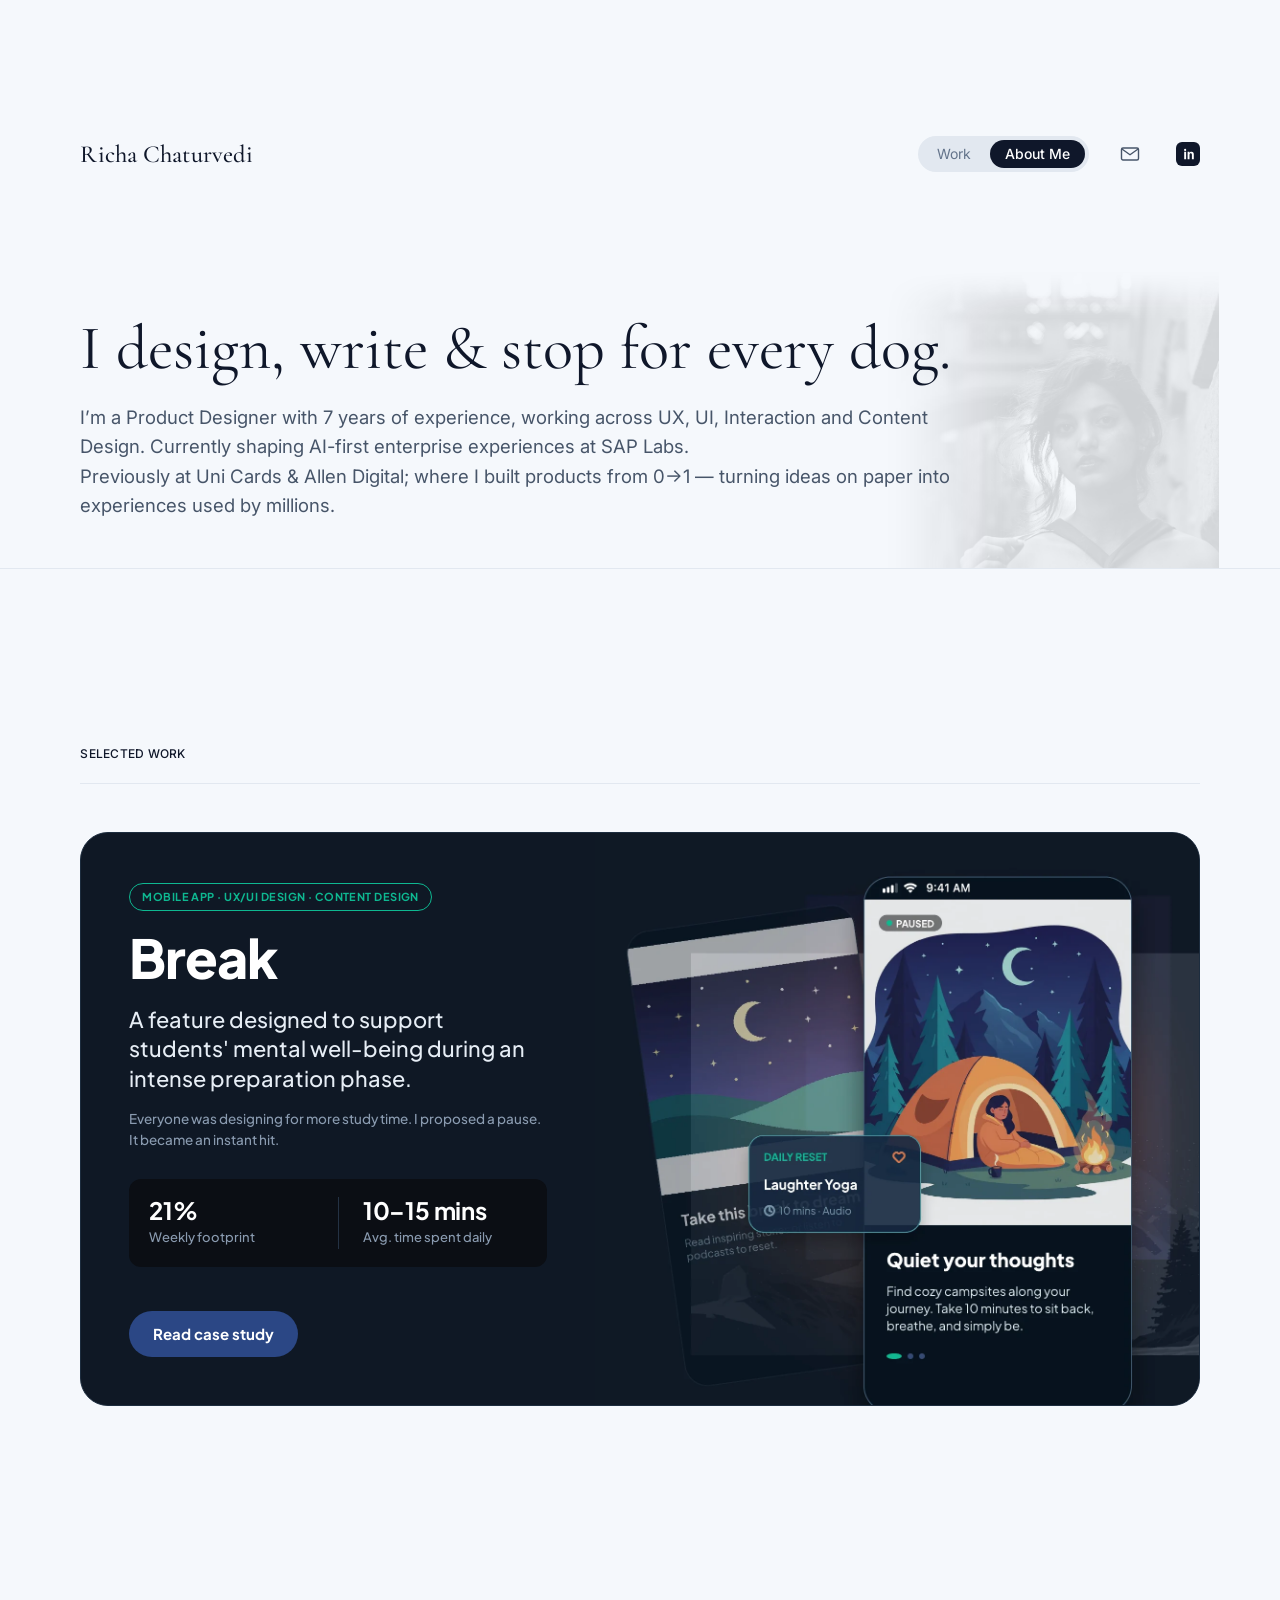
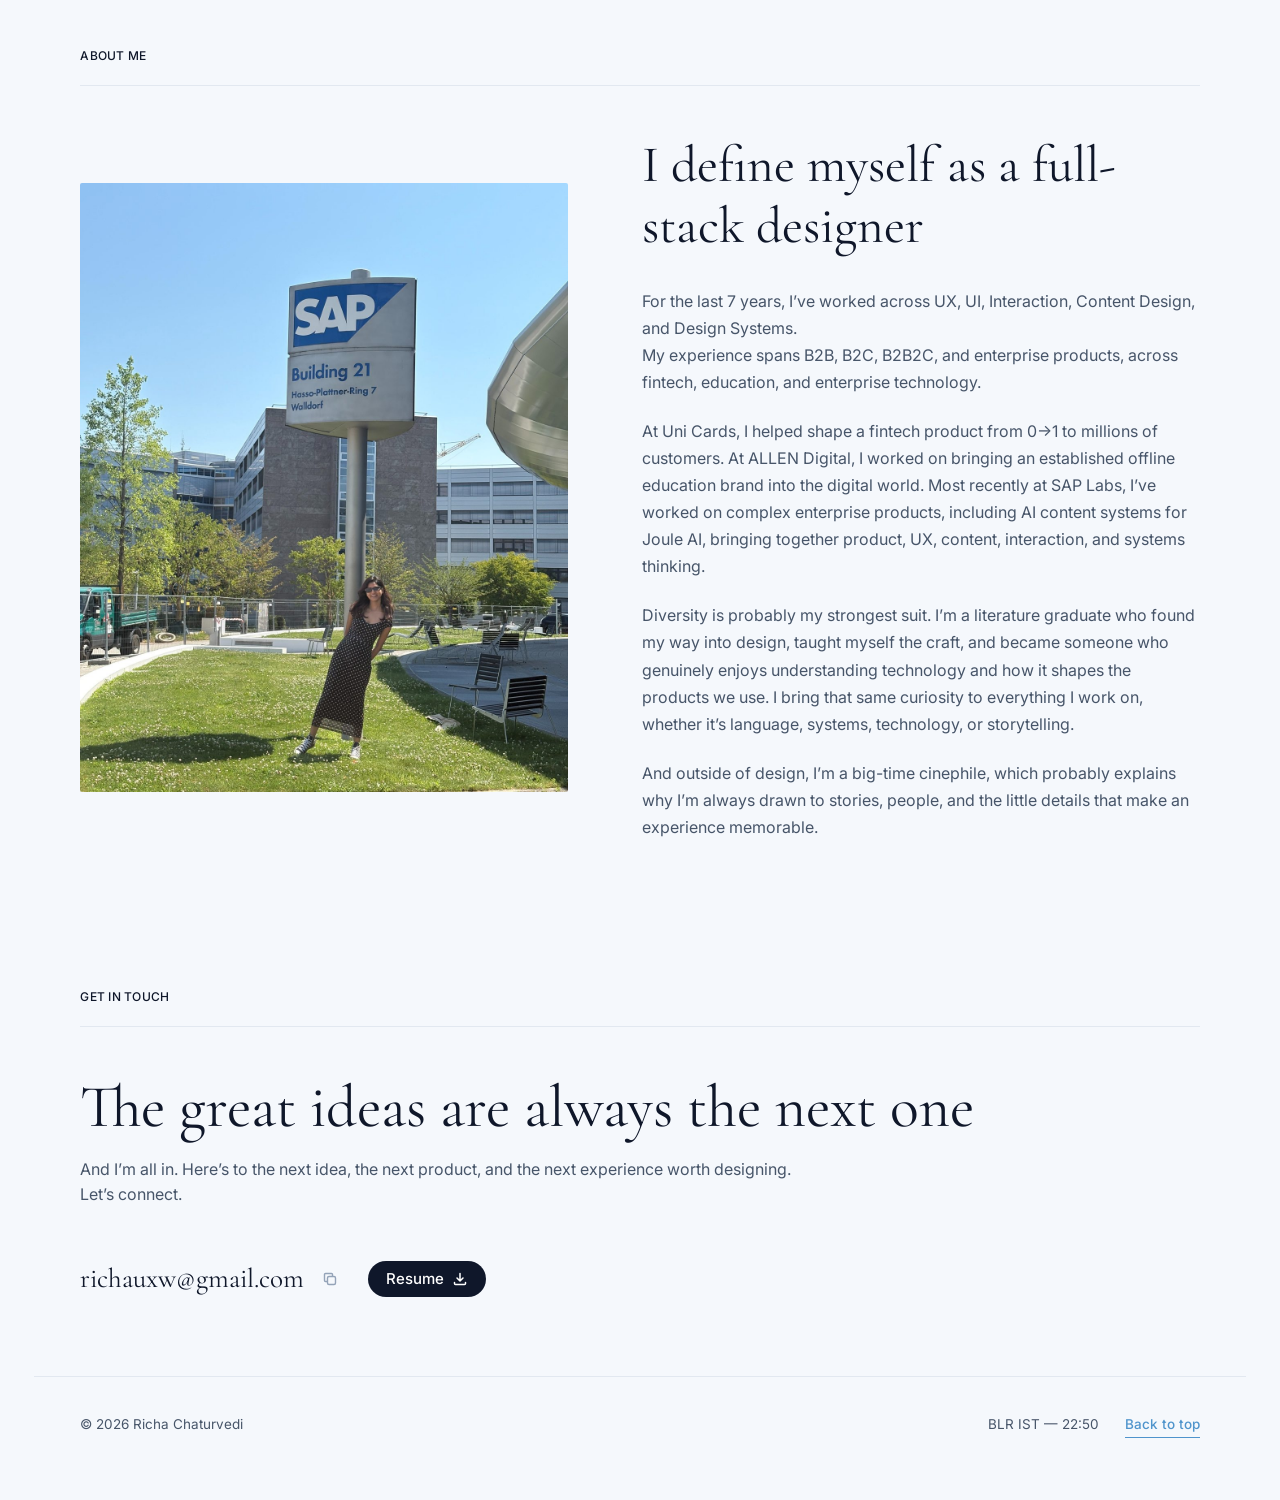
<file: index.html>
<!doctype html>
<html lang="en" class="no-js">
  <head>
    <meta charset="utf-8" />
    <meta name="viewport" content="width=device-width, initial-scale=1" />
    <title>Richa Chaturvedi — Product Designer</title>
    <meta
      name="description"
      content="Richa Chaturvedi is a full-stack Product Designer with 7 years of experience across UX, UI, Interaction and Content Design, currently shaping AI-first enterprise experiences at SAP Labs."
    />
    <meta name="theme-color" content="#f5f8fc" />

    <!-- Social preview -->
    <meta property="og:type" content="website" />
    <meta property="og:title" content="Richa Chaturvedi — Product Designer" />
    <meta
      property="og:description"
      content="I design, write & stop for every dog."
    />
    <meta property="og:image" content="assets/about/richa-sap.jpg" />
    <meta name="twitter:card" content="summary_large_image" />

    <link rel="icon" href="assets/favicon.svg" type="image/svg+xml" />

    <!-- Fonts -->
    <link rel="preconnect" href="https://fonts.googleapis.com" />
    <link rel="preconnect" href="https://fonts.gstatic.com" crossorigin />
    <link
      rel="stylesheet"
      href="https://fonts.googleapis.com/css2?family=Cormorant+Garamond:ital,wght@0,300;0,400;0,500;0,600;1,400&family=Inter:ital,wght@0,400;0,500;0,600;1,400&family=Plus+Jakarta+Sans:wght@500;700;800&display=swap"
    />

    <link rel="stylesheet" href="css/tokens.css" />
    <link rel="stylesheet" href="css/styles.css" />
  </head>

  <body>
    <a class="skip-link" href="#main">Skip to content</a>

    <!-- ============================================================
         HEADER
         Brand on the left; segmented pill nav plus icon links right.
         ============================================================ -->
    <header class="site-header" id="top">
      <div class="container site-header__inner">
        <a class="brand" href="#top" aria-label="Richa Chaturvedi — home">
          Richa Chaturvedi
        </a>

        <div class="site-header__actions">
          <nav class="site-nav" aria-label="Primary">
            <ul>
              <li><a href="#work" aria-current="true">Work</a></li>
              <li><a href="#about">About Me</a></li>
            </ul>
          </nav>

          <ul class="icon-links">
            <li>
              <a class="icon-link" href="mailto:richauxw@gmail.com" aria-label="Email Richa">
                <svg viewBox="0 0 20 20" fill="none" aria-hidden="true">
                  <rect
                    x="1.5"
                    y="4"
                    width="17"
                    height="12"
                    rx="1.5"
                    stroke="currentColor"
                    stroke-width="1.4"
                  />
                  <path
                    d="m2.25 5.25 7.75 5.5 7.75-5.5"
                    stroke="currentColor"
                    stroke-width="1.4"
                    stroke-linecap="round"
                    stroke-linejoin="round"
                  />
                </svg>
              </a>
            </li>
            <li>
              <a
                class="icon-link icon-link--filled"
                href="https://www.linkedin.com/in/richa-chaturvedi-ux/"
                target="_blank"
                rel="noopener noreferrer"
                aria-label="LinkedIn (opens in a new tab)"
              >
                <svg viewBox="0 0 20 20" fill="currentColor" aria-hidden="true">
                  <path
                    d="M6.2 7.8h1.9v7.4H6.2V7.8Zm.95-3a1.1 1.1 0 1 1 0 2.2 1.1 1.1 0 0 1 0-2.2ZM9.6 7.8h1.82v1.01h.03c.34-.6 1.07-1.13 2.05-1.13 1.72 0 2.3 1.06 2.3 2.79v4.73h-1.9v-4.2c0-1-.19-1.72-1.13-1.72-.88 0-1.27.6-1.27 1.72v4.2H9.6V7.8Z"
                  />
                </svg>
              </a>
            </li>
          </ul>
        </div>
      </div>
    </header>

    <main id="main">
      <!-- ============================================================
           HERO
           Headline, intro, and a barely-there portrait behind the type.
           ============================================================ -->
      <section class="hero" aria-labelledby="hero-title">
        <img
          class="hero__backdrop"
          src="assets/hero/richa-portrait-bw-v2.webp"
          alt=""
          aria-hidden="true"
          width="1240"
          height="676"
          loading="eager"
          fetchpriority="high"
        />

        <div class="container hero__inner">
          <h1 class="hero__title" id="hero-title" data-reveal>
            I design, write &amp; stop for every dog.
          </h1>

          <p class="hero__intro" data-reveal style="--reveal-delay: 80ms">
            I’m a Product Designer with 7 years of experience, working across UX, UI,
            Interaction and Content Design. Currently shaping AI-first enterprise experiences at
            SAP Labs.<br />
            Previously at Uni Cards &amp; Allen Digital; where I built products from 0→1 — turning
            ideas on paper into experiences used by millions.
          </p>
        </div>
      </section>

      <!-- ============================================================
           SELECTED WORK
           ============================================================ -->
      <section class="section container" id="work" aria-labelledby="work-title">
        <header class="section__head">
          <h2 class="label" id="work-title">Selected Work</h2>
        </header>

        <ul class="work-grid" data-reveal-group>
          <li class="work-grid__featured" data-reveal>
            <a class="feature-card" href="work/break/">
              <div class="feature-card__body">
                <span class="feature-card__tag">Mobile App · UX/UI Design · Content Design</span>
                <h3 class="feature-card__title">Break</h3>
                <p class="feature-card__lede">
                  A feature designed to support students' mental well-being during an intense
                  preparation phase.
                </p>
                <p class="feature-card__note">
                  Everyone was designing for more study time. I proposed a pause. It became an
                  instant hit.
                </p>
                <dl class="feature-card__stats">
                  <div>
                    <dt>Weekly footprint</dt>
                    <dd>21%</dd>
                  </div>
                  <div>
                    <dt>Avg. time spent daily</dt>
                    <dd>10–15 mins</dd>
                  </div>
                </dl>
                <span class="feature-card__cta">Read case study</span>
              </div>
              <figure class="feature-card__media">
                <img
                  src="assets/work/break/thumbnail-mockup.webp"
                  alt="Break app screens: a night-time campsite illustration with 'Quiet your thoughts', and a 'Daily reset — Laughter Yoga' card"
                  width="1260"
                  height="1222"
                  loading="lazy"
                  decoding="async"
                />
              </figure>
            </a>
          </li>
        </ul>
      </section>

      <!-- ============================================================
           ABOUT ME
           ============================================================ -->
      <section class="section container" id="about" aria-labelledby="about-title">
        <header class="section__head">
          <h2 class="label" id="about-title">About Me</h2>
        </header>

        <div class="about">
          <figure class="about__media" data-reveal>
            <img
              src="assets/about/richa-sap.jpg"
              alt="Richa Chaturvedi on the SAP Labs campus, beside the Building 21 sign in Walldorf"
              width="1200"
              height="1500"
              loading="lazy"
              decoding="async"
            />
          </figure>

          <div class="about__body" data-reveal style="--reveal-delay: 120ms">
            <h3 class="about__title">I define myself as a full-stack designer</h3>

            <div class="about__copy">
              <p>
                For the last 7 years, I’ve worked across UX, UI, Interaction, Content Design, and
                Design Systems.<br />
                My experience spans B2B, B2C, B2B2C, and enterprise products, across fintech,
                education, and enterprise technology.
              </p>
              <p>
                At Uni Cards, I helped shape a fintech product from 0→1 to millions of customers. At
                ALLEN Digital, I worked on bringing an established offline education brand into the
                digital world. Most recently at SAP Labs, I’ve worked on complex enterprise
                products, including AI content systems for Joule AI, bringing together product, UX,
                content, interaction, and systems thinking.
              </p>
              <p>
                Diversity is probably my strongest suit. I’m a literature graduate who found my way
                into design, taught myself the craft, and became someone who genuinely enjoys
                understanding technology and how it shapes the products we use. I bring that same
                curiosity to everything I work on, whether it’s language, systems, technology, or
                storytelling.
              </p>
              <p>
                And outside of design, I’m a big-time cinephile, which probably explains why I’m
                always drawn to stories, people, and the little details that make an experience
                memorable.
              </p>
            </div>
          </div>
        </div>
      </section>

      <!-- ============================================================
           GET IN TOUCH
           ============================================================ -->
      <section class="section container" id="contact" aria-labelledby="contact-title">
        <header class="section__head">
          <h2 class="label" id="contact-title">Get in touch</h2>
        </header>

        <div class="contact" data-reveal>
          <p class="contact__title">The great ideas are always the next one</p>
          <p class="contact__copy">
            And I’m all in. Here’s to the next idea, the next product, and the next experience
            worth designing.<br />
            Let’s connect.
          </p>

          <div class="contact__actions">
          <p class="email">
            <a href="mailto:richauxw@gmail.com">richauxw@gmail.com</a>
            <button
              class="copy-button"
              type="button"
              data-copy="richauxw@gmail.com"
              aria-label="Copy email address"
            >
              <svg class="copy-button__icon--copy" viewBox="0 0 16 16" fill="none" aria-hidden="true">
                <rect x="5.5" y="5.5" width="8" height="8" rx="1.5" stroke="currentColor" stroke-width="1.4" />
                <path
                  d="M10.5 5.5v-2a1 1 0 0 0-1-1h-6a1 1 0 0 0-1 1v6a1 1 0 0 0 1 1h2"
                  stroke="currentColor"
                  stroke-width="1.4"
                />
              </svg>
              <svg class="copy-button__icon--done" viewBox="0 0 16 16" fill="none" aria-hidden="true">
                <path
                  d="m3 8.5 3 3 7-7"
                  stroke="currentColor"
                  stroke-width="1.6"
                  stroke-linecap="round"
                  stroke-linejoin="round"
                />
              </svg>
            </button>
          </p>

          <a
            class="button"
            href="https://drive.google.com/file/d/199LRFkWY4J9XqNrGREDN8jXGwIatEJoK/view?usp=drive_link"
            target="_blank"
            rel="noopener noreferrer"
            aria-label="Resume (opens in a new tab)"
          >
            Resume
            <svg viewBox="0 0 16 16" fill="none" aria-hidden="true">
              <path
                d="M8 2.5v7.5m0 0 3-3m-3 3-3-3M2.5 11.5v1a1 1 0 0 0 1 1h9a1 1 0 0 0 1-1v-1"
                stroke="currentColor"
                stroke-width="1.5"
                stroke-linecap="round"
                stroke-linejoin="round"
              />
            </svg>
          </a>
          </div>
        </div>
      </section>
    </main>

    <!-- ============================================================
         FOOTER
         ============================================================ -->
    <footer class="site-footer">
      <div class="container site-footer__inner">
        <div class="site-footer__left">
          <span>© <span data-year>2025</span> Richa Chaturvedi</span>
        </div>
        <div class="site-footer__right">
          <span>BLR IST — <time data-clock="Asia/Kolkata">--:--</time></span>
          <a class="link-underline" href="#top" data-back-to-top>Back to top</a>
        </div>
      </div>
    </footer>

    <div class="toast" role="status" aria-live="polite"></div>

    <script src="js/main.js" defer></script>
  </body>
</html>
</file>
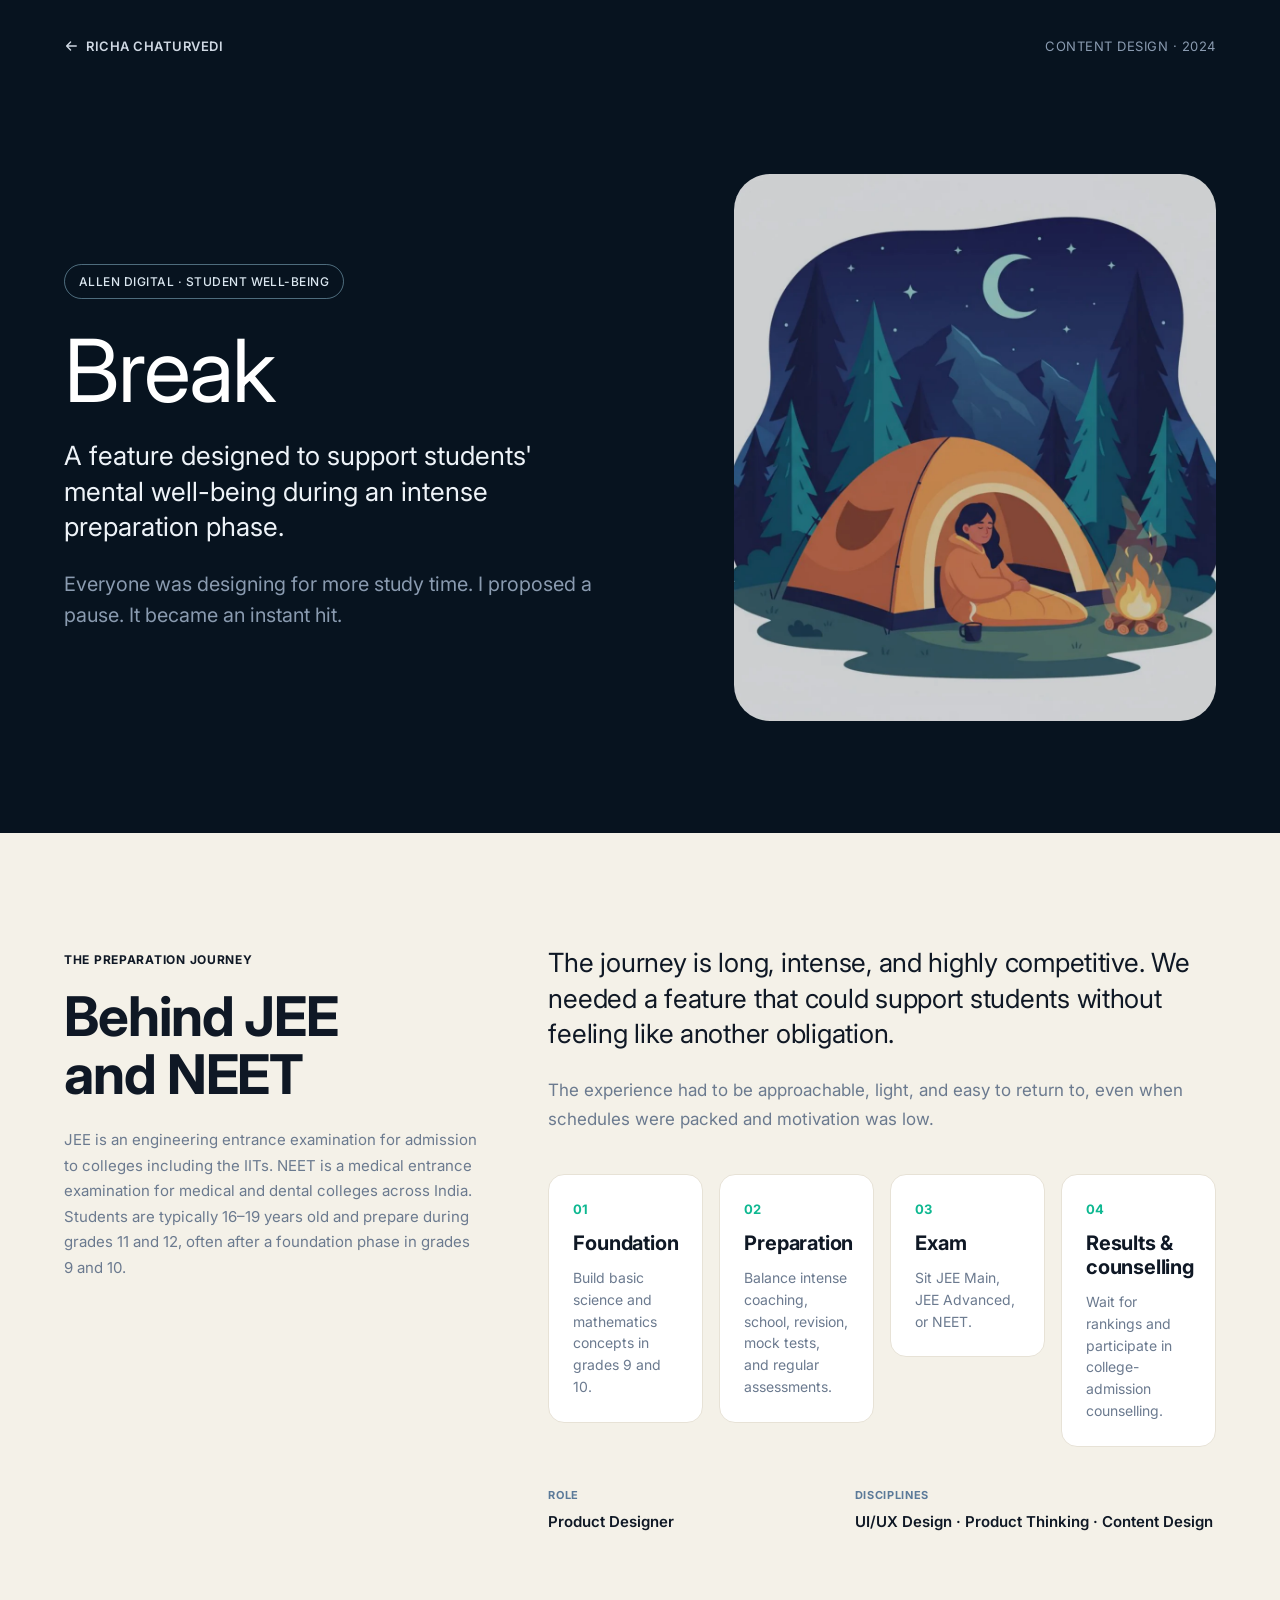
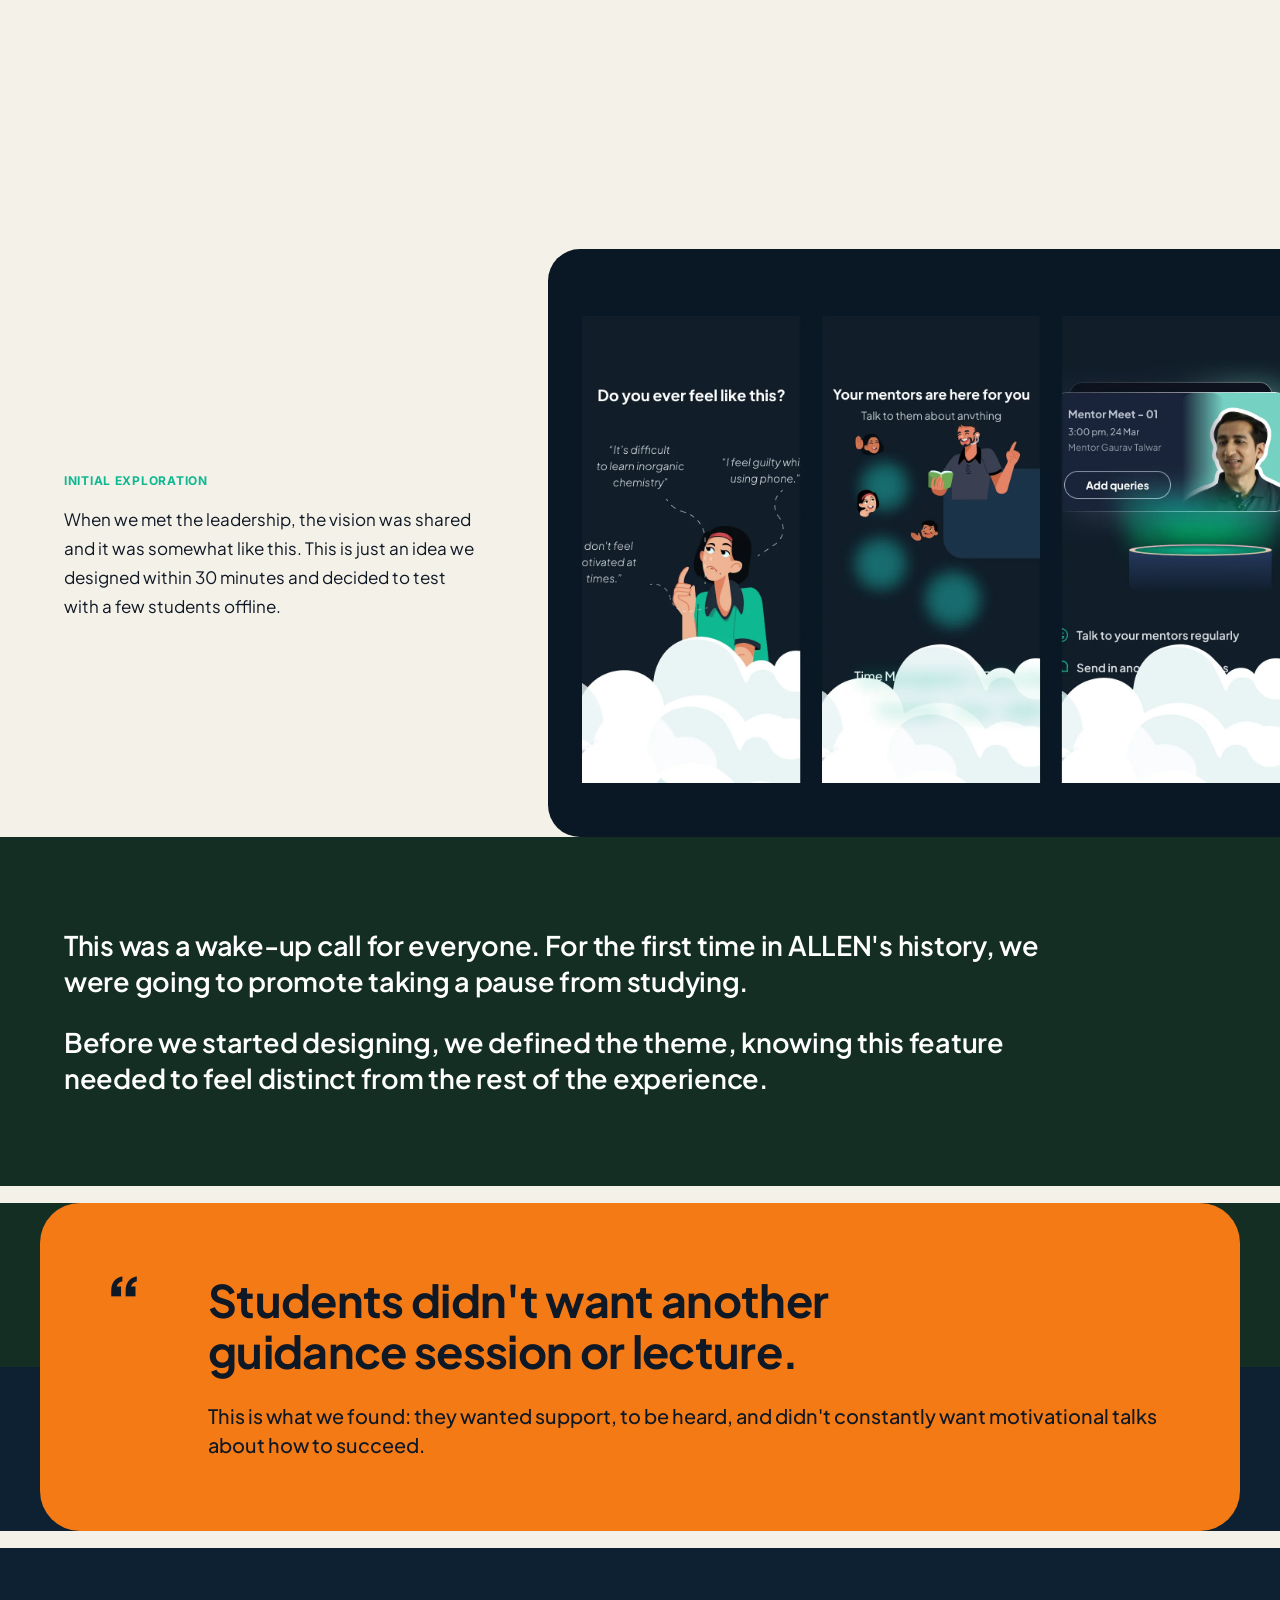
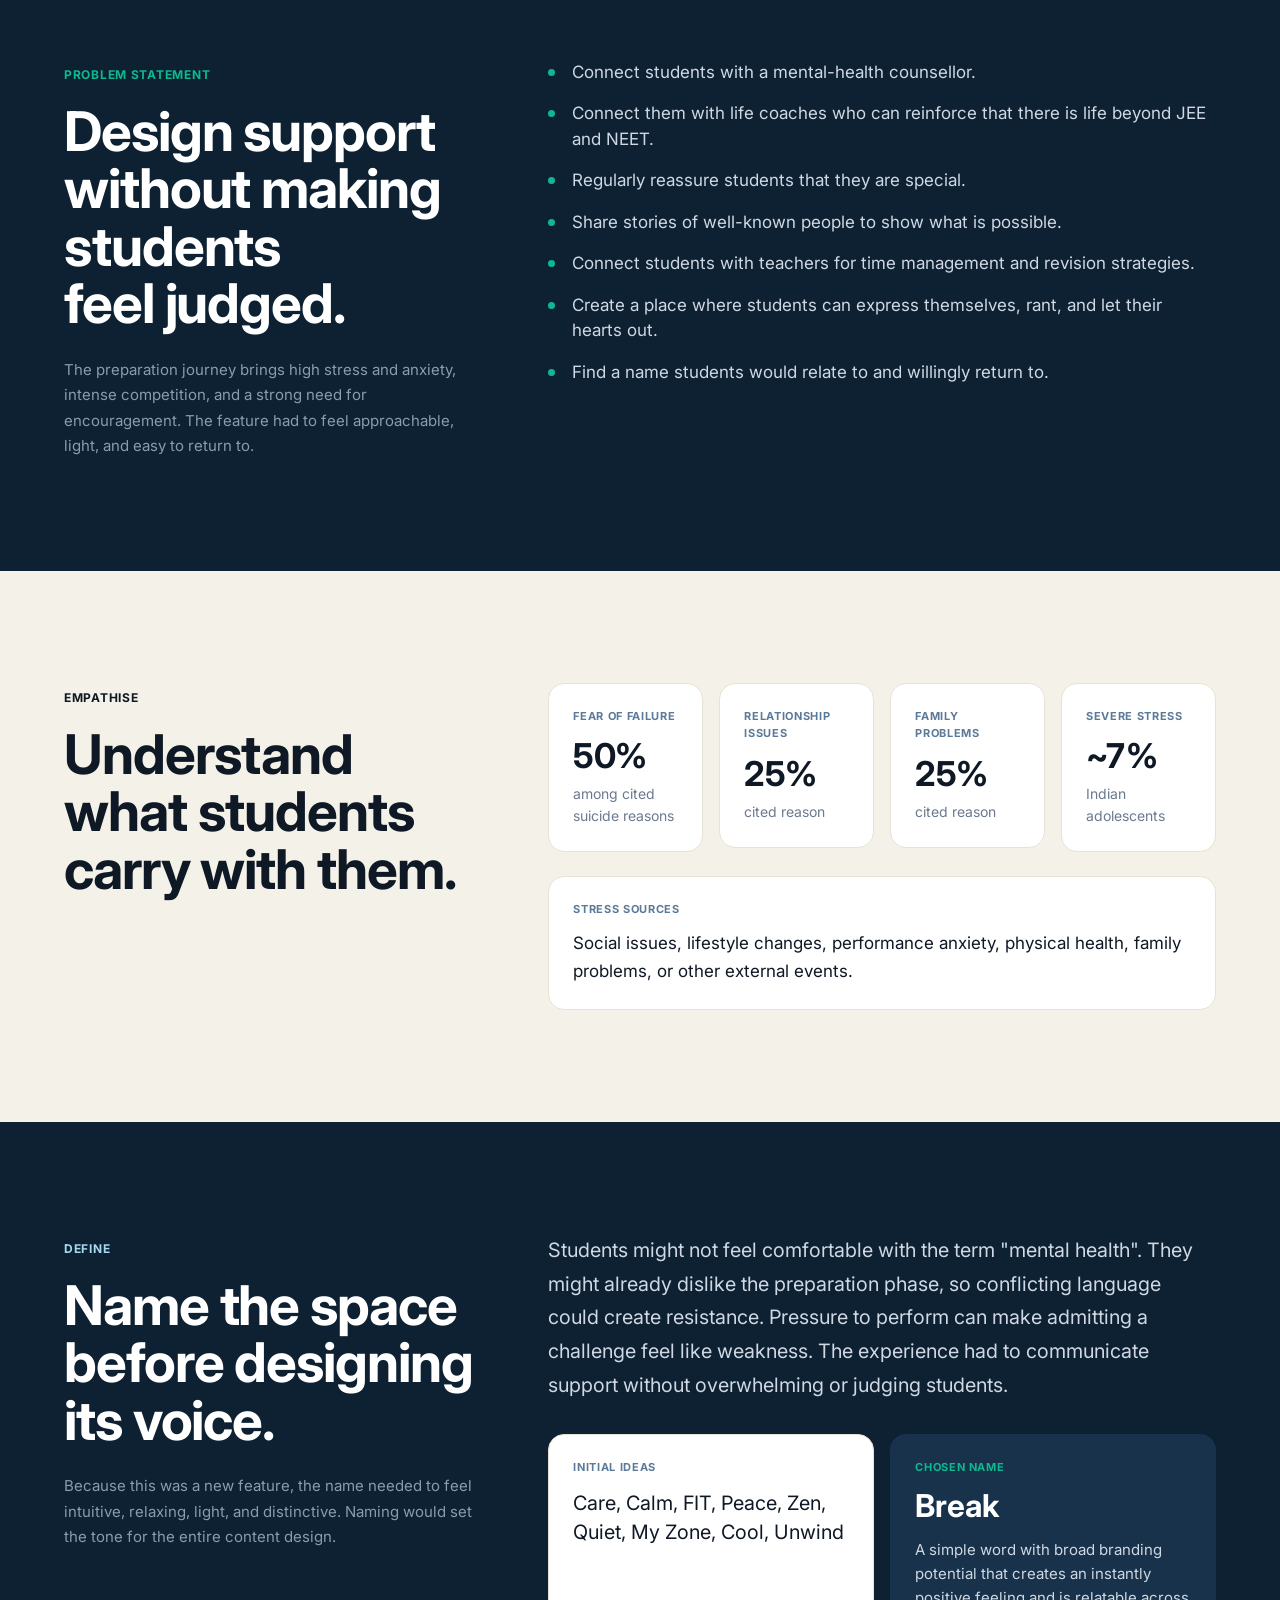
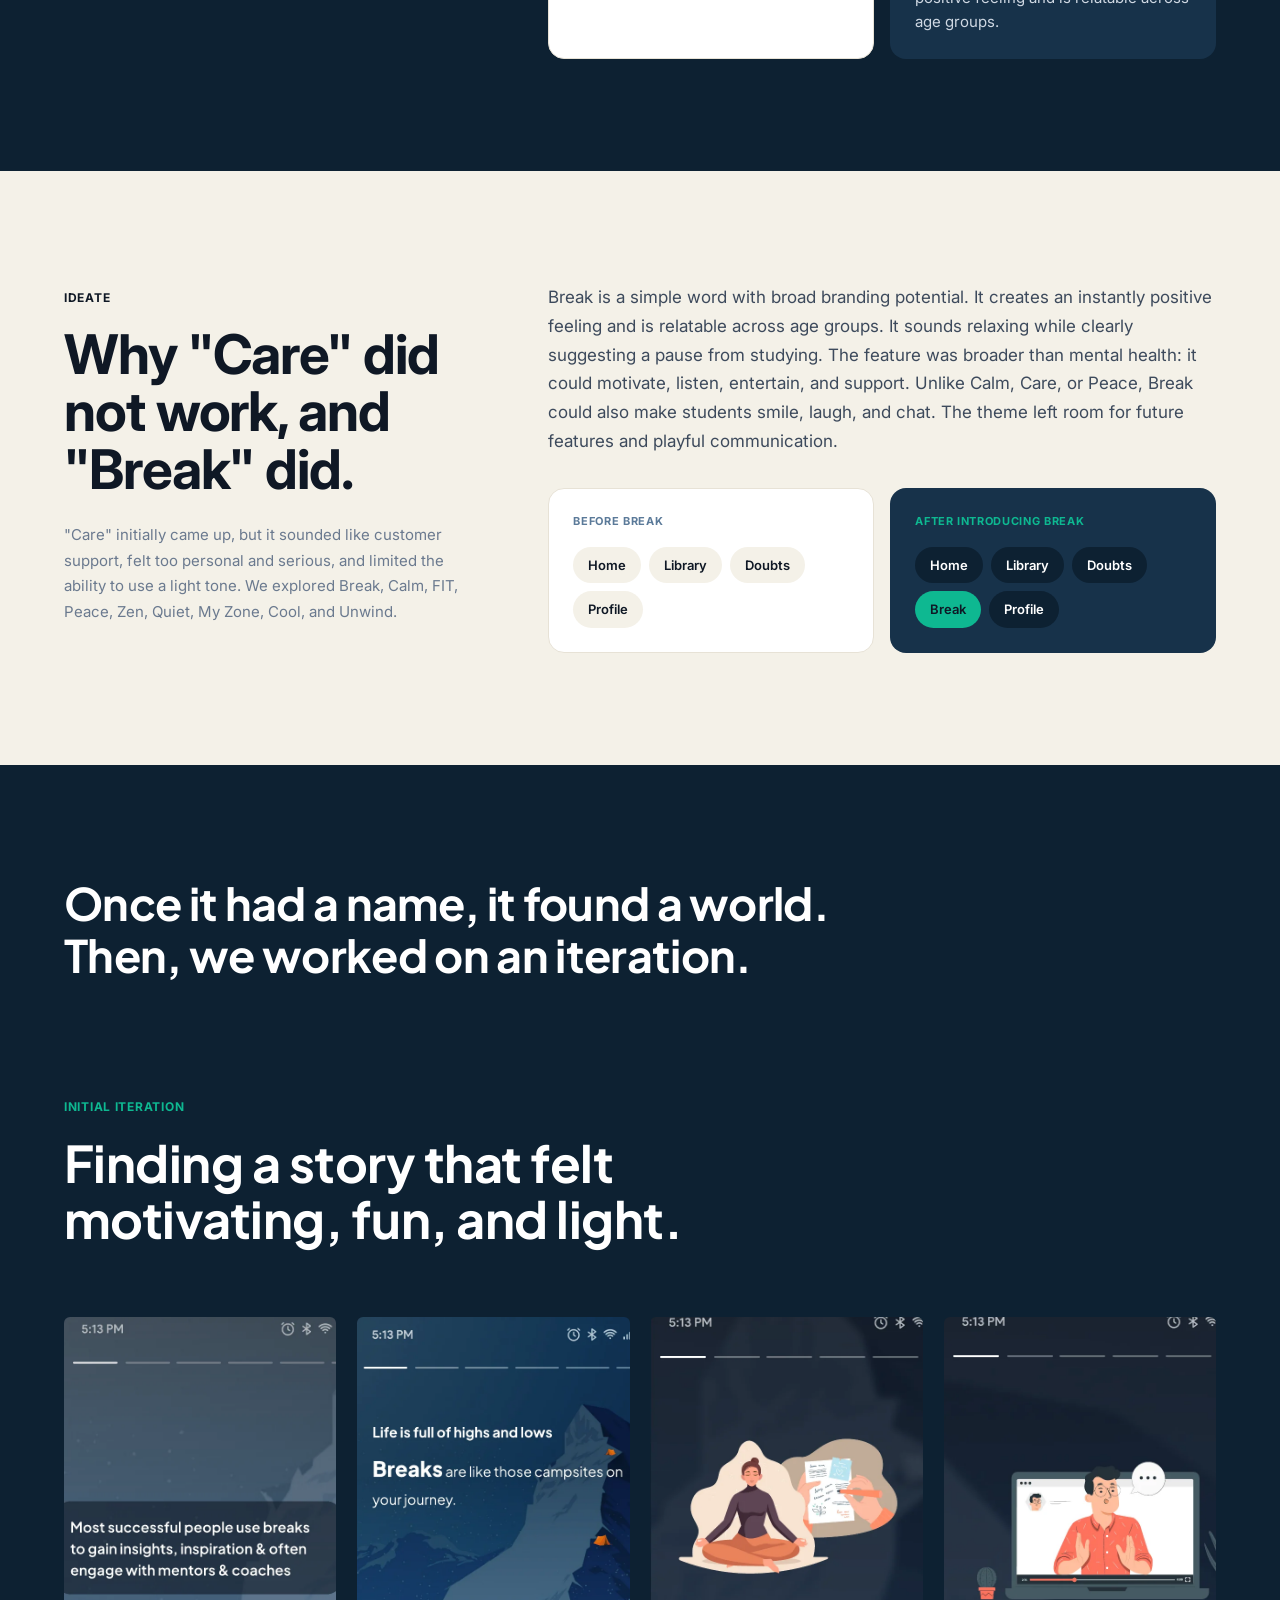
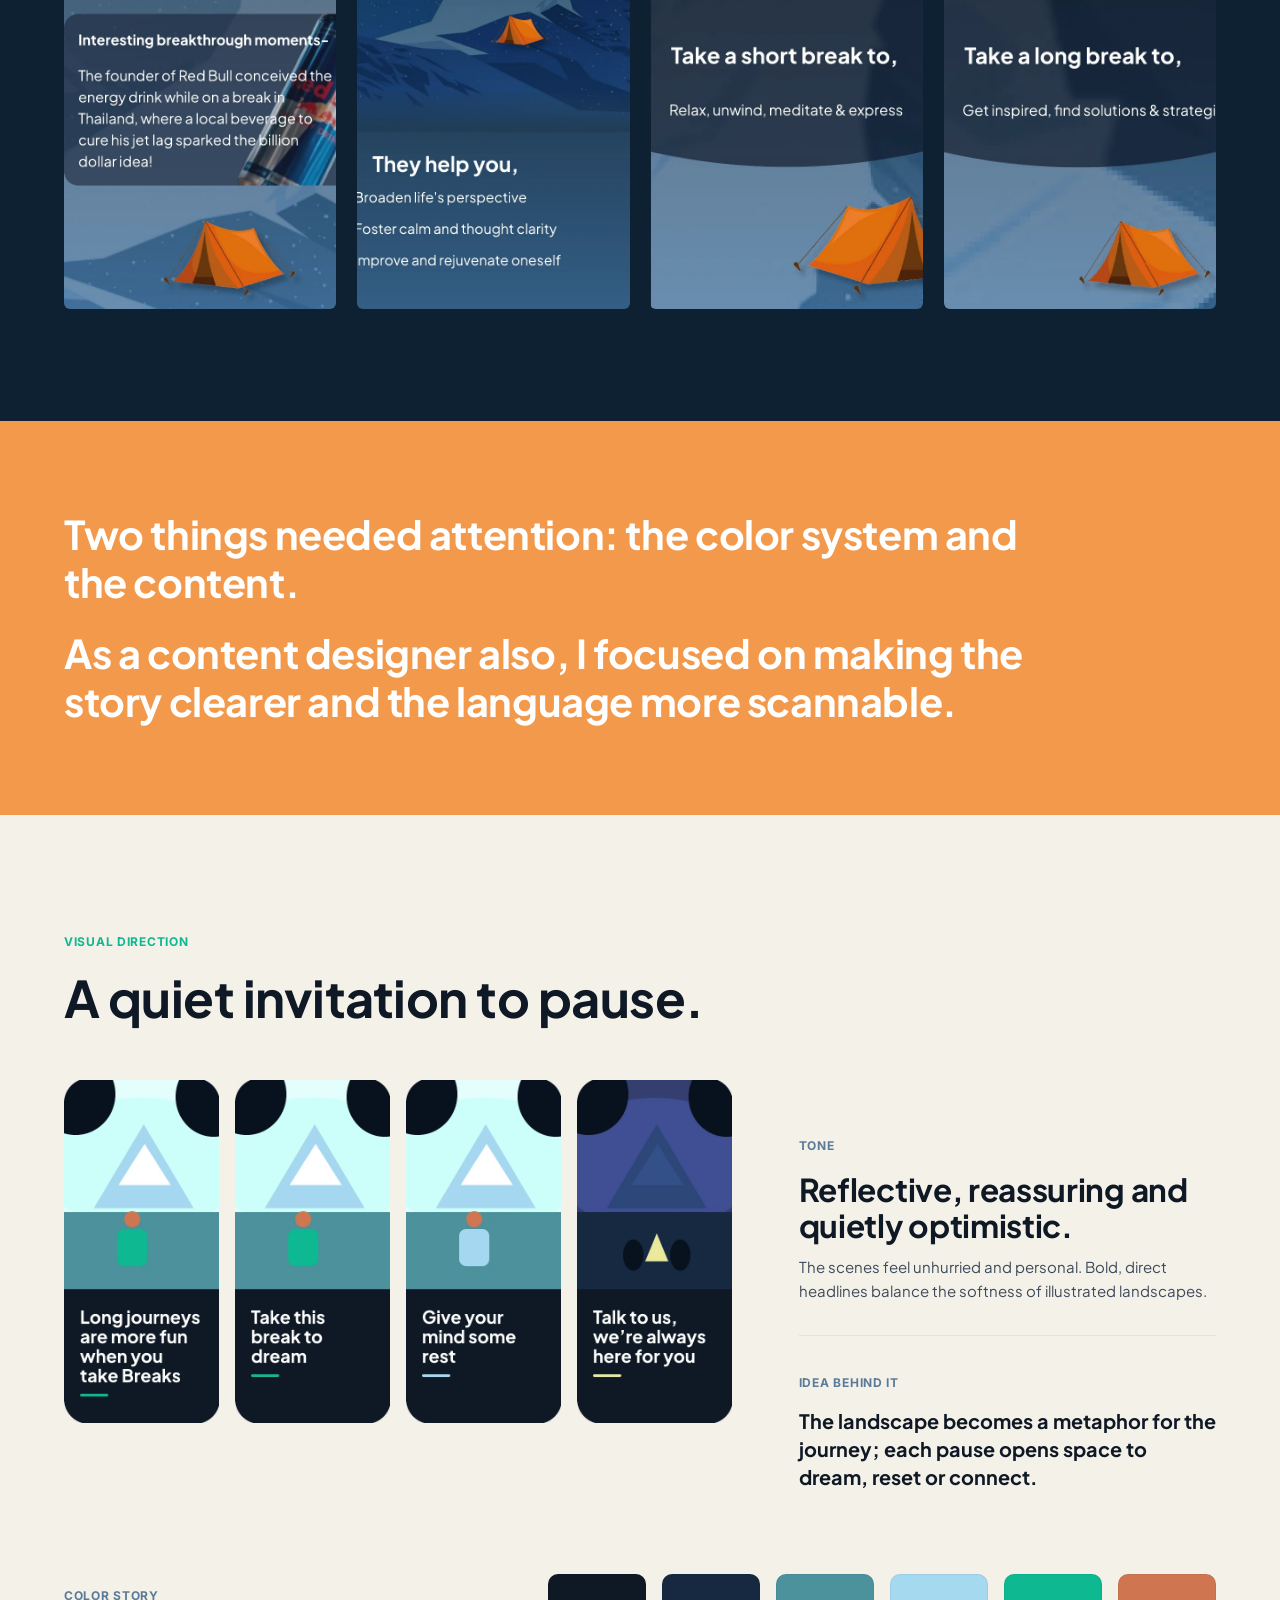
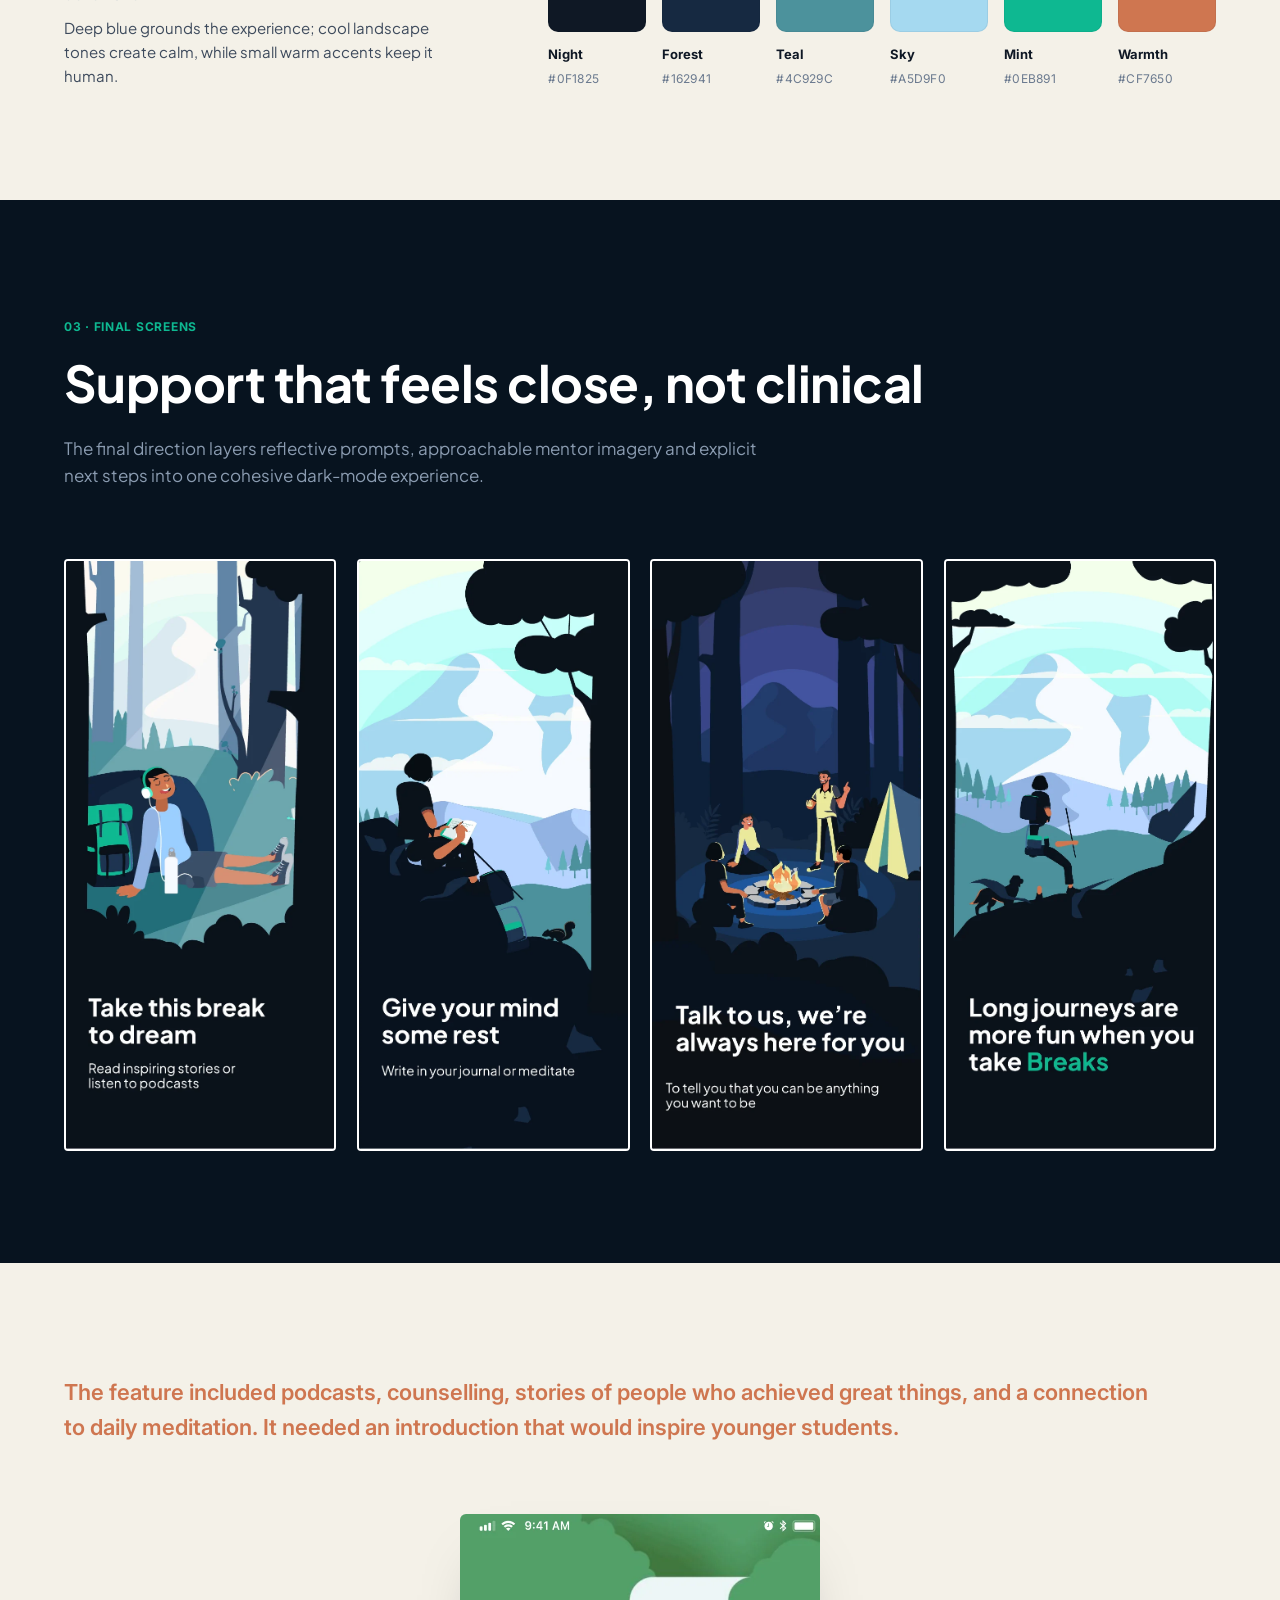
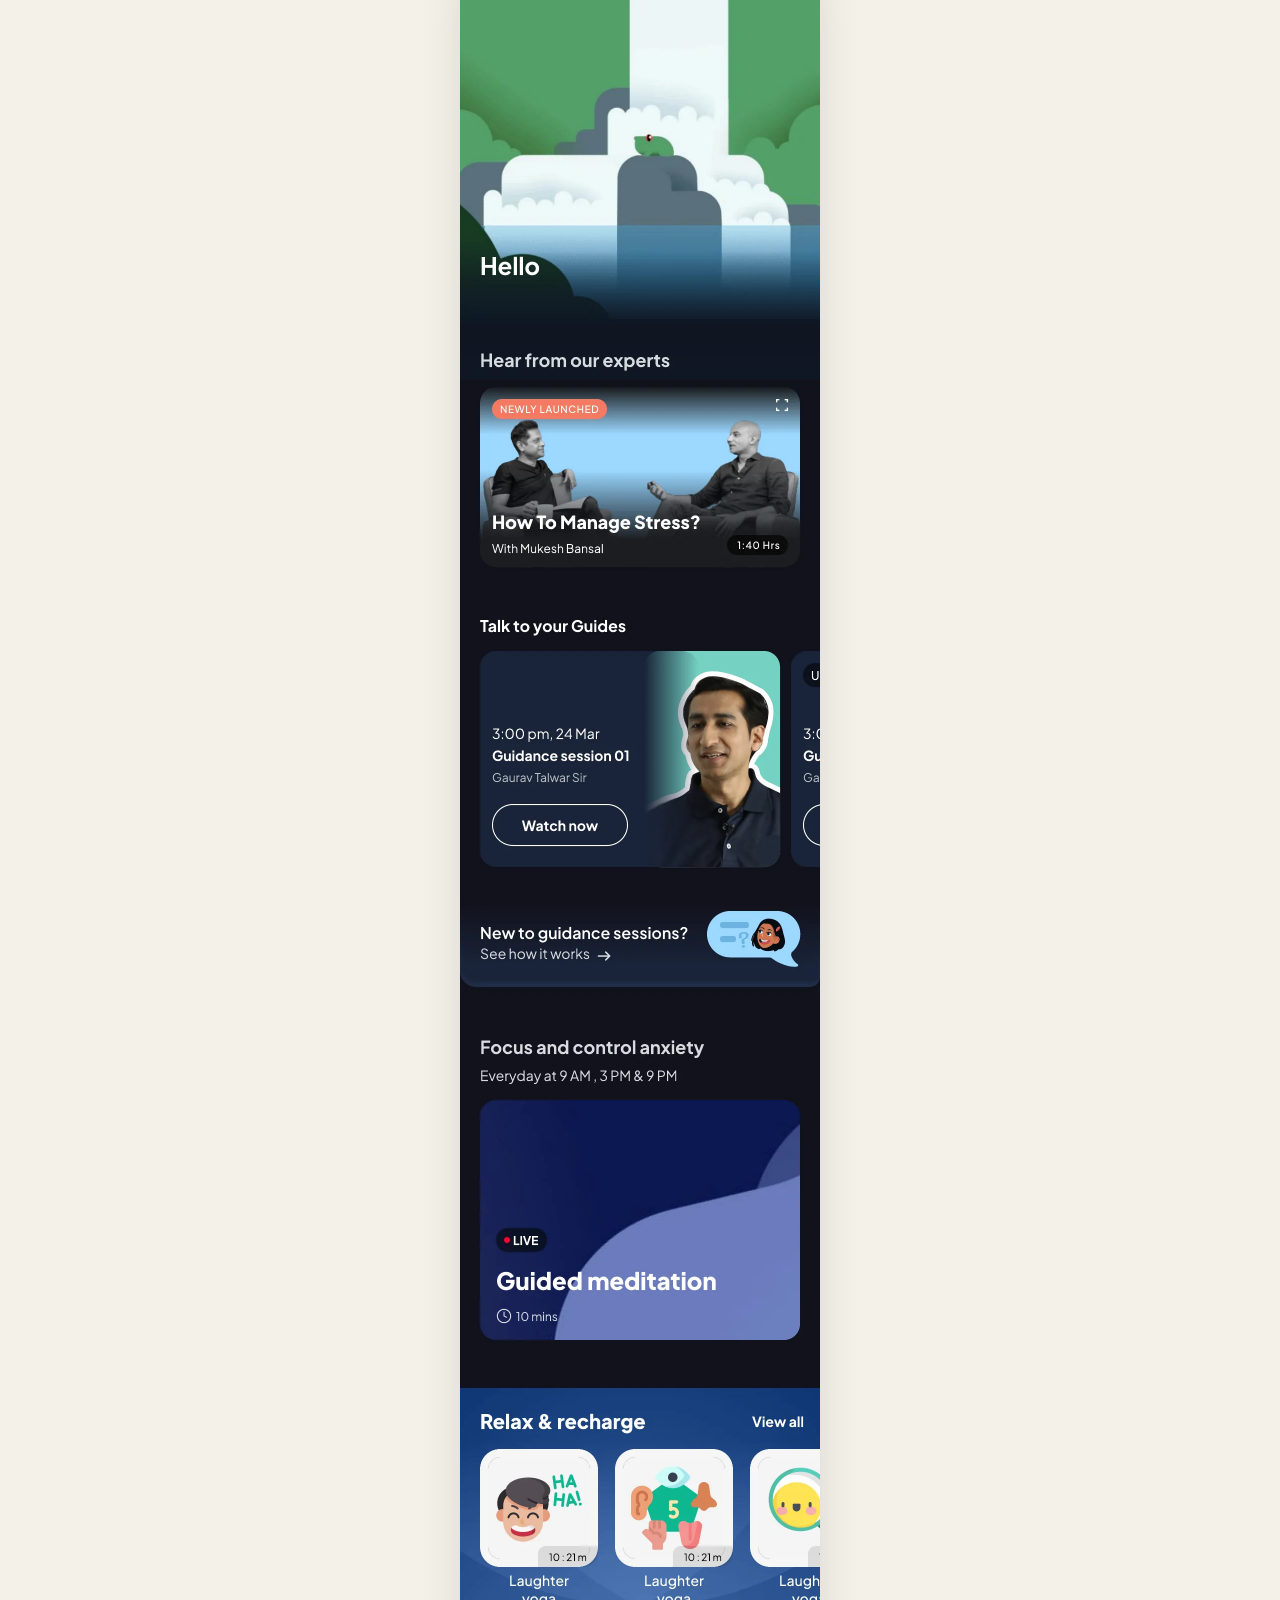
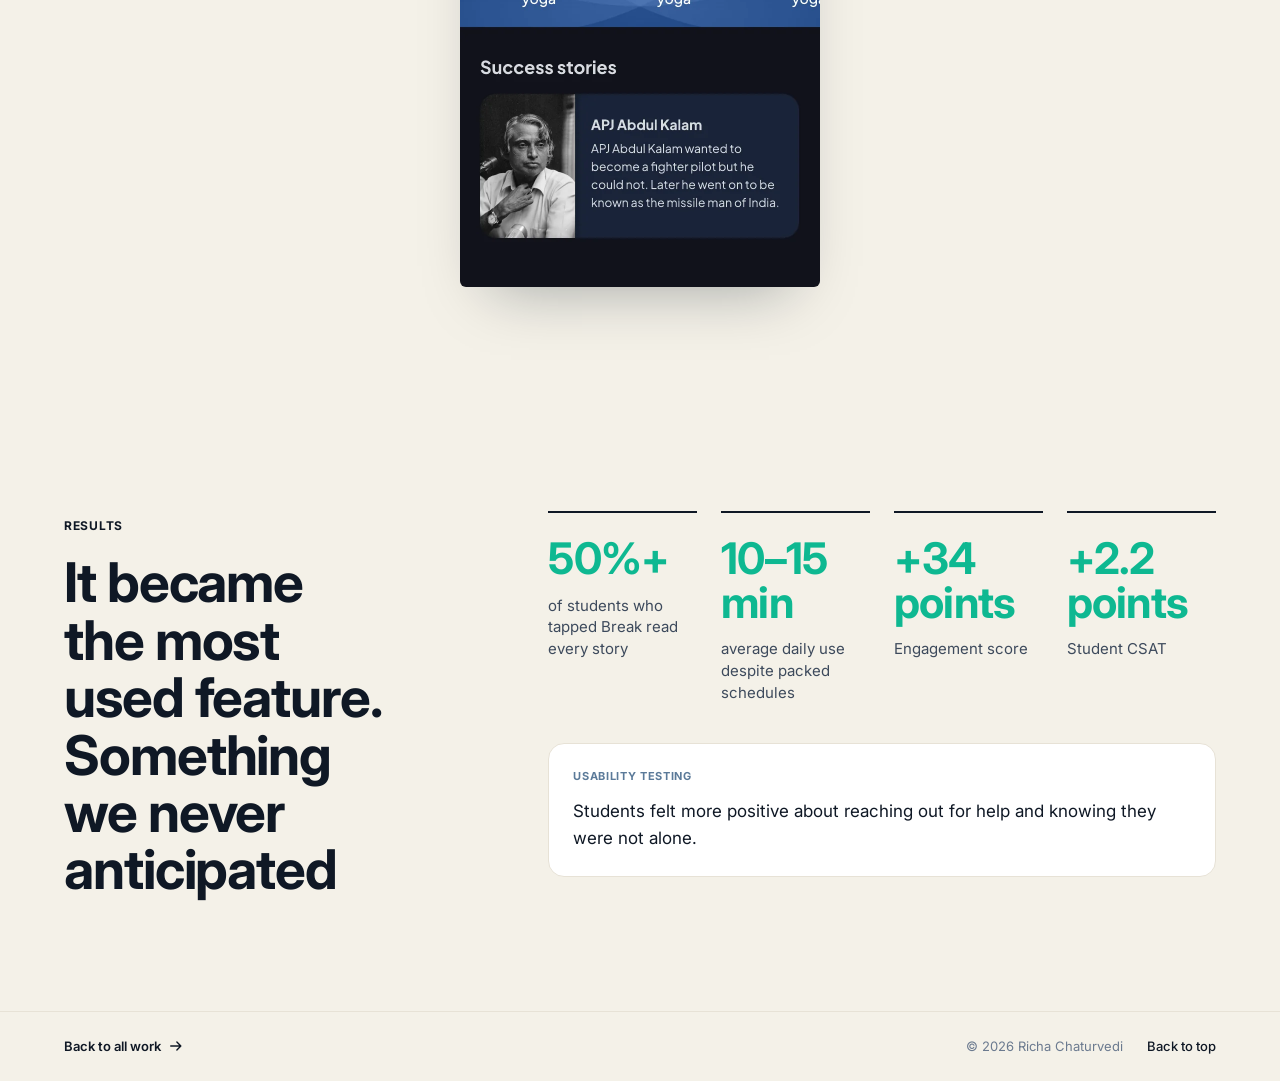
<file: work/break/index.html>
<!doctype html>
<html lang="en" class="no-js">
  <head>
    <meta charset="utf-8" />
    <meta name="viewport" content="width=device-width, initial-scale=1" />
    <title>Break — Richa Chaturvedi</title>
    <meta
      name="description"
      content="Break: a feature designed to support students' mental well-being during an intense preparation phase. A content and product design case study by Richa Chaturvedi for ALLEN Digital."
    />
    <meta name="theme-color" content="#07131f" />

    <meta property="og:type" content="article" />
    <meta property="og:title" content="Break — a case study by Richa Chaturvedi" />
    <meta
      property="og:description"
      content="Everyone was designing for more study time. I proposed a pause. It became an instant hit."
    />
    <meta property="og:image" content="../../assets/work/break/hero-tent.webp" />
    <meta name="twitter:card" content="summary_large_image" />

    <link rel="icon" href="../../assets/favicon.svg" type="image/svg+xml" />

    <link rel="preconnect" href="https://fonts.googleapis.com" />
    <link rel="preconnect" href="https://fonts.gstatic.com" crossorigin />
    <link
      rel="stylesheet"
      href="https://fonts.googleapis.com/css2?family=Inter:wght@400;500;600;700&family=Plus+Jakarta+Sans:wght@500;600;700;800&display=swap"
    />

    <link rel="stylesheet" href="../../css/tokens.css" />
    <link rel="stylesheet" href="../../css/case-study.css" />
  </head>

  <body class="case-study">
    <a class="skip-link" href="#main">Skip to content</a>

    <main id="main">
      <!-- ============================================================
           HERO
           ============================================================ -->
      <header class="cs-hero cs-night" id="top">
        <div class="cs-container">
          <nav class="cs-topbar" aria-label="Breadcrumb">
            <a class="cs-back" href="../../#work">
              <svg viewBox="0 0 16 16" fill="none" aria-hidden="true">
                <path
                  d="M14 8H3m4.5-4.5L3 8l4.5 4.5"
                  stroke="currentColor"
                  stroke-width="1.6"
                  stroke-linecap="round"
                  stroke-linejoin="round"
                />
              </svg>
              Richa Chaturvedi
            </a>
            <span>Content design · 2024</span>
          </nav>

          <div class="cs-hero__grid">
            <div data-reveal>
              <span class="cs-pill">Allen Digital · Student well-being</span>
              <h1 class="cs-hero__title">Break</h1>
              <p class="cs-hero__sub">
                A feature designed to support students' mental well-being during an intense
                preparation phase.
              </p>
              <p class="cs-hero__note">
                Everyone was designing for more study time. I proposed a pause. It became an
                instant hit.
              </p>
            </div>

            <figure class="cs-hero__media" data-reveal style="--reveal-delay: 120ms">
              <img
                src="../../assets/work/break/hero-tent.webp"
                alt="Illustration of a student wrapped in a blanket inside a glowing tent under a night sky, next to a campfire"
                width="1040"
                height="1180"
                loading="eager"
                fetchpriority="high"
              />
            </figure>
          </div>
        </div>
      </header>

      <!-- ============================================================
           CONTEXT — Behind JEE and NEET
           ============================================================ -->
      <section class="cs-section" aria-labelledby="context-title">
        <div class="cs-container cs-split">
          <div data-reveal>
            <span class="cs-label">The preparation journey</span>
            <h2 class="cs-title" id="context-title">Behind JEE and NEET</h2>
            <p class="cs-title-note">
              JEE is an engineering entrance examination for admission to colleges including the
              IITs. NEET is a medical entrance examination for medical and dental colleges across
              India. Students are typically 16–19 years old and prepare during grades 11 and 12,
              often after a foundation phase in grades 9 and 10.
            </p>
          </div>

          <div data-reveal style="--reveal-delay: 100ms">
            <p class="cs-lead">
              The journey is long, intense, and highly competitive. We needed a feature that could
              support students without feeling like another obligation.
            </p>
            <p class="cs-body cs-body--muted" style="margin-top: 1.5rem">
              The experience had to be approachable, light, and easy to return to, even when
              schedules were packed and motivation was low.
            </p>

            <ol class="cs-cards" style="margin-top: 2.5rem" data-reveal-group>
              <li class="cs-card" data-reveal>
                <span class="cs-step__index">01</span>
                <h3 class="cs-step__title">Foundation</h3>
                <p class="cs-step__body">Build basic science and mathematics concepts in grades 9 and 10.</p>
              </li>
              <li class="cs-card" data-reveal>
                <span class="cs-step__index">02</span>
                <h3 class="cs-step__title">Preparation</h3>
                <p class="cs-step__body">
                  Balance intense coaching, school, revision, mock tests, and regular assessments.
                </p>
              </li>
              <li class="cs-card" data-reveal>
                <span class="cs-step__index">03</span>
                <h3 class="cs-step__title">Exam</h3>
                <p class="cs-step__body">Sit JEE Main, JEE Advanced, or NEET.</p>
              </li>
              <li class="cs-card" data-reveal>
                <span class="cs-step__index">04</span>
                <h3 class="cs-step__title">Results &amp; counselling</h3>
                <p class="cs-step__body">
                  Wait for rankings and participate in college-admission counselling.
                </p>
              </li>
            </ol>

            <dl class="cs-meta">
              <div>
                <dt>Role</dt>
                <dd>Product Designer</dd>
              </div>
              <div>
                <dt>Disciplines</dt>
                <dd>UI/UX Design · Product Thinking · Content Design</dd>
              </div>
            </dl>
          </div>
        </div>
      </section>

      <!-- ============================================================
           BRAINSTORMING
           ============================================================ -->
      <section class="cs-brainstorm" aria-labelledby="brainstorm-title">
        <div class="cs-container">
          <h2 class="cs-title cs-title--display" id="brainstorm-title" data-reveal style="margin-top: 0">
            Understanding Vision – Brainstorming
          </h2>

          <div class="cs-split">
            <div data-reveal>
              <span class="cs-label cs-label--mint">Initial exploration</span>
              <p class="cs-body" style="margin-top: 0.75rem; font-family: var(--cs-font-display); color: var(--cs-ink)">
                When we met the leadership, the vision was shared and it was somewhat like this.
                This is just an idea we designed within 30 minutes and decided to test with a few
                students offline.
              </p>
            </div>

            <figure class="cs-panel" data-reveal style="--reveal-delay: 100ms">
              <img
                src="../../assets/work/break/brainstorm-screens.webp"
                alt="Three early concept screens: 'Do you ever feel like this?' with student worries, 'Your mentors are here for you', and a mentor meet card with 'Add queries'"
                width="1804"
                height="1206"
                loading="lazy"
                decoding="async"
              />
            </figure>
          </div>
        </div>
      </section>

      <!-- ============================================================
           WAKE-UP CALL + PULL QUOTE
           ============================================================ -->
      <section class="cs-band cs-band--green" aria-label="A wake-up call">
        <div class="cs-container" data-reveal>
          <p>
            This was a wake-up call for everyone. For the first time in ALLEN's history, we were
            going to promote taking a pause from studying.
          </p>
          <p>
            Before we started designing, we defined the theme, knowing this feature needed to feel
            distinct from the rest of the experience.
          </p>
        </div>
      </section>

      <div class="cs-pivot">
        <blockquote class="cs-quote">
          <div class="cs-container cs-quote__grid">
            <span class="cs-quote__mark" aria-hidden="true">“</span>
            <div data-reveal>
              <p class="cs-quote__text">Students didn't want another guidance session or lecture.</p>
              <p class="cs-quote__sub">
                This is what we found: they wanted support, to be heard, and didn't constantly
                want motivational talks about how to succeed.
              </p>
            </div>
          </div>
        </blockquote>
      </div>

      <!-- ============================================================
           PROBLEM STATEMENT
           ============================================================ -->
      <section class="cs-section cs-dark" aria-labelledby="problem-title">
        <div class="cs-container cs-split">
          <div data-reveal>
            <span class="cs-label cs-label--mint">Problem statement</span>
            <h2 class="cs-title" id="problem-title">Design support without making students feel judged.</h2>
            <p class="cs-title-note">
              The preparation journey brings high stress and anxiety, intense competition, and a
              strong need for encouragement. The feature had to feel approachable, light, and easy
              to return to.
            </p>
          </div>

          <ul class="cs-bullets" data-reveal style="--reveal-delay: 100ms">
            <li>Connect students with a mental-health counsellor.</li>
            <li>Connect them with life coaches who can reinforce that there is life beyond JEE and NEET.</li>
            <li>Regularly reassure students that they are special.</li>
            <li>Share stories of well-known people to show what is possible.</li>
            <li>Connect students with teachers for time management and revision strategies.</li>
            <li>Create a place where students can express themselves, rant, and let their hearts out.</li>
            <li>Find a name students would relate to and willingly return to.</li>
          </ul>
        </div>
      </section>

      <!-- ============================================================
           EMPATHISE
           ============================================================ -->
      <section class="cs-section" aria-labelledby="empathise-title">
        <div class="cs-container cs-split">
          <div data-reveal>
            <span class="cs-label">Empathise</span>
            <h2 class="cs-title" id="empathise-title">Understand what students carry with them.</h2>
          </div>

          <div data-reveal style="--reveal-delay: 100ms">
            <ul class="cs-cards" data-reveal-group>
              <li class="cs-card" data-reveal>
                <span class="cs-card__label">Fear of failure</span>
                <span class="cs-stat__value">50%</span>
                <p class="cs-stat__body">among cited suicide reasons</p>
              </li>
              <li class="cs-card" data-reveal>
                <span class="cs-card__label">Relationship issues</span>
                <span class="cs-stat__value">25%</span>
                <p class="cs-stat__body">cited reason</p>
              </li>
              <li class="cs-card" data-reveal>
                <span class="cs-card__label">Family problems</span>
                <span class="cs-stat__value">25%</span>
                <p class="cs-stat__body">cited reason</p>
              </li>
              <li class="cs-card" data-reveal>
                <span class="cs-card__label">Severe stress</span>
                <span class="cs-stat__value">~7%</span>
                <p class="cs-stat__body">Indian adolescents</p>
              </li>
            </ul>

            <div class="cs-card cs-wide-card">
              <span class="cs-card__label">Stress sources</span>
              <p>
                Social issues, lifestyle changes, performance anxiety, physical health, family
                problems, or other external events.
              </p>
            </div>
          </div>
        </div>
      </section>

      <!-- ============================================================
           DEFINE
           ============================================================ -->
      <section class="cs-section cs-dark" aria-labelledby="define-title">
        <div class="cs-container cs-split">
          <div data-reveal>
            <span class="cs-label cs-label--sky">Define</span>
            <h2 class="cs-title" id="define-title">Name the space before designing its voice.</h2>
            <p class="cs-title-note">
              Because this was a new feature, the name needed to feel intuitive, relaxing, light,
              and distinctive. Naming would set the tone for the entire content design.
            </p>
          </div>

          <div data-reveal style="--reveal-delay: 100ms">
            <p class="cs-body" style="font-size: var(--cs-body-lg)">
              Students might not feel comfortable with the term "mental health". They might already
              dislike the preparation phase, so conflicting language could create resistance.
              Pressure to perform can make admitting a challenge feel like weakness. The experience
              had to communicate support without overwhelming or judging students.
            </p>

            <div class="cs-pair">
              <div class="cs-card">
                <span class="cs-card__label">Initial ideas</span>
                <p class="cs-card__text">Care, Calm, FIT, Peace, Zen, Quiet, My Zone, Cool, Unwind</p>
              </div>
              <div class="cs-card cs-card--dark">
                <span class="cs-card__label">Chosen name</span>
                <p class="cs-card__name">Break</p>
                <p class="cs-card__text">
                  A simple word with broad branding potential that creates an instantly positive
                  feeling and is relatable across age groups.
                </p>
              </div>
            </div>
          </div>
        </div>
      </section>

      <!-- ============================================================
           IDEATE
           ============================================================ -->
      <section class="cs-section" aria-labelledby="ideate-title">
        <div class="cs-container cs-split">
          <div data-reveal>
            <span class="cs-label">Ideate</span>
            <h2 class="cs-title" id="ideate-title">Why "Care" did not work, and "Break" did.</h2>
            <p class="cs-title-note">
              "Care" initially came up, but it sounded like customer support, felt too personal and
              serious, and limited the ability to use a light tone. We explored Break, Calm, FIT,
              Peace, Zen, Quiet, My Zone, Cool, and Unwind.
            </p>
          </div>

          <div data-reveal style="--reveal-delay: 100ms">
            <p class="cs-body">
              Break is a simple word with broad branding potential. It creates an instantly positive
              feeling and is relatable across age groups. It sounds relaxing while clearly suggesting
              a pause from studying. The feature was broader than mental health: it could motivate,
              listen, entertain, and support. Unlike Calm, Care, or Peace, Break could also make
              students smile, laugh, and chat. The theme left room for future features and playful
              communication.
            </p>

            <div class="cs-pair">
              <div class="cs-card">
                <span class="cs-card__label">Before Break</span>
                <ul class="cs-tabs" aria-label="App navigation before Break">
                  <li>Home</li>
                  <li>Library</li>
                  <li>Doubts</li>
                  <li>Profile</li>
                </ul>
              </div>
              <div class="cs-card cs-card--dark">
                <span class="cs-card__label">After introducing Break</span>
                <ul class="cs-tabs" aria-label="App navigation after Break">
                  <li>Home</li>
                  <li>Library</li>
                  <li>Doubts</li>
                  <li class="is-active">Break</li>
                  <li>Profile</li>
                </ul>
              </div>
            </div>
          </div>
        </div>
      </section>

      <!-- ============================================================
           INITIAL ITERATION
           ============================================================ -->
      <section class="cs-section cs-dark" aria-labelledby="iteration-title">
        <div class="cs-container">
          <p class="cs-statement" data-reveal>
            Once it had a name, it found a world. Then, we worked on an iteration.
          </p>

          <div class="cs-iteration__head" data-reveal>
            <span class="cs-label cs-label--mint">Initial iteration</span>
            <h2 class="cs-title cs-title--display" id="iteration-title" style="max-width: 28ch">
              Finding a story that felt motivating, fun, and light.
            </h2>
          </div>

          <ul class="cs-screens" data-reveal-group>
            <li data-reveal>
              <img
                src="../../assets/work/break/iteration-1.webp"
                alt="Early onboarding screen: 'Most successful people use breaks to gain insights, inspiration and often engage with mentors and coaches', with a Red Bull anecdote"
                width="610"
                height="1356"
                loading="lazy"
                decoding="async"
              />
            </li>
            <li data-reveal>
              <img
                src="../../assets/work/break/iteration-2.webp"
                alt="Early onboarding screen: 'Life is full of highs and lows. Breaks are like those campsites on your journey.'"
                width="636"
                height="1356"
                loading="lazy"
                decoding="async"
              />
            </li>
            <li data-reveal>
              <img
                src="../../assets/work/break/iteration-3.webp"
                alt="Early onboarding screen: 'Take a short break to relax, unwind, meditate and express', with a meditating figure"
                width="596"
                height="1356"
                loading="lazy"
                decoding="async"
              />
            </li>
            <li data-reveal>
              <img
                src="../../assets/work/break/iteration-4.webp"
                alt="Early onboarding screen: 'Take a long break to get inspired, find solutions and strategise', with a mentor on a video call"
                width="594"
                height="1356"
                loading="lazy"
                decoding="async"
              />
            </li>
          </ul>
        </div>
      </section>

      <section class="cs-band cs-band--orange" aria-label="What needed attention">
        <div class="cs-container" data-reveal>
          <p>Two things needed attention: the color system and the content.</p>
          <p>
            As a content designer also, I focused on making the story clearer and the language more
            scannable.
          </p>
        </div>
      </section>

      <!-- ============================================================
           VISUAL DIRECTION
           ============================================================ -->
      <section class="cs-section" aria-labelledby="direction-title">
        <div class="cs-container">
          <div data-reveal>
            <span class="cs-label cs-label--mint">Visual direction</span>
            <h2 class="cs-title cs-title--display" id="direction-title">A quiet invitation to pause.</h2>
          </div>

          <div class="cs-direction__grid">
            <ul class="cs-direction__cards" data-reveal-group>
              <li data-reveal>
                <img
                  src="../../assets/work/break/direction-1.webp"
                  alt="Wireframe card: mountain landscape with a hiker, 'Long journeys are more fun when you take Breaks'"
                  width="350"
                  height="774"
                  loading="lazy"
                  decoding="async"
                />
              </li>
              <li data-reveal>
                <img
                  src="../../assets/work/break/direction-2.webp"
                  alt="Wireframe card: 'Take this break to dream'"
                  width="350"
                  height="774"
                  loading="lazy"
                  decoding="async"
                />
              </li>
              <li data-reveal>
                <img
                  src="../../assets/work/break/direction-3.webp"
                  alt="Wireframe card: 'Give your mind some rest'"
                  width="350"
                  height="774"
                  loading="lazy"
                  decoding="async"
                />
              </li>
              <li data-reveal>
                <img
                  src="../../assets/work/break/direction-4.webp"
                  alt="Wireframe card at night: 'Talk to us, we're always here for you'"
                  width="350"
                  height="774"
                  loading="lazy"
                  decoding="async"
                />
              </li>
            </ul>

            <aside class="cs-aside" data-reveal style="--reveal-delay: 120ms">
              <div class="cs-aside__block">
                <span class="cs-label cs-label--blue">Tone</span>
                <h3 class="cs-aside__title">Reflective, reassuring and quietly optimistic.</h3>
                <p class="cs-aside__body">
                  The scenes feel unhurried and personal. Bold, direct headlines balance the
                  softness of illustrated landscapes.
                </p>
              </div>
              <div class="cs-aside__block">
                <span class="cs-label cs-label--blue">Idea behind it</span>
                <p class="cs-aside__strong">
                  The landscape becomes a metaphor for the journey; each pause opens space to dream,
                  reset or connect.
                </p>
              </div>
            </aside>
          </div>

          <div class="cs-palette" data-reveal>
            <div class="cs-palette__intro">
              <span class="cs-label cs-label--blue">Color story</span>
              <p>
                Deep blue grounds the experience; cool landscape tones create calm, while small warm
                accents keep it human.
              </p>
            </div>
            <ul class="cs-swatches">
              <li style="--swatch: #0f1825">
                <span class="cs-swatch__chip" aria-hidden="true"></span>
                <span class="cs-swatch__name">Night</span>
                <span class="cs-swatch__hex">#0F1825</span>
              </li>
              <li style="--swatch: #162941">
                <span class="cs-swatch__chip" aria-hidden="true"></span>
                <span class="cs-swatch__name">Forest</span>
                <span class="cs-swatch__hex">#162941</span>
              </li>
              <li style="--swatch: #4c929c">
                <span class="cs-swatch__chip" aria-hidden="true"></span>
                <span class="cs-swatch__name">Teal</span>
                <span class="cs-swatch__hex">#4C929C</span>
              </li>
              <li style="--swatch: #a5d9f0">
                <span class="cs-swatch__chip" aria-hidden="true"></span>
                <span class="cs-swatch__name">Sky</span>
                <span class="cs-swatch__hex">#A5D9F0</span>
              </li>
              <li style="--swatch: #0eb891">
                <span class="cs-swatch__chip" aria-hidden="true"></span>
                <span class="cs-swatch__name">Mint</span>
                <span class="cs-swatch__hex">#0EB891</span>
              </li>
              <li style="--swatch: #cf7650">
                <span class="cs-swatch__chip" aria-hidden="true"></span>
                <span class="cs-swatch__name">Warmth</span>
                <span class="cs-swatch__hex">#CF7650</span>
              </li>
            </ul>
          </div>
        </div>
      </section>

      <!-- ============================================================
           FINAL SCREENS
           ============================================================ -->
      <section class="cs-section cs-night" aria-labelledby="final-title">
        <div class="cs-container">
          <div data-reveal>
            <span class="cs-label cs-label--mint">03 · Final screens</span>
            <h2 class="cs-title cs-title--display" id="final-title">Support that feels close, not clinical</h2>
            <p class="cs-final__intro">
              The final direction layers reflective prompts, approachable mentor imagery and explicit
              next steps into one cohesive dark-mode experience.
            </p>
          </div>

          <ul class="cs-screens cs-screens--framed" data-reveal-group>
            <li data-reveal>
              <img
                src="../../assets/work/break/onboarding-1.webp"
                alt="Final onboarding screen: a student relaxing against a backpack with headphones, 'Take this break to dream. Read inspiring stories or listen to podcasts.'"
                width="672"
                height="1435"
                loading="lazy"
                decoding="async"
              />
            </li>
            <li data-reveal>
              <img
                src="../../assets/work/break/onboarding-2.webp"
                alt="Final onboarding screen: a student journaling on a hillside, 'Give your mind some rest. Write in your journal or meditate.'"
                width="673"
                height="1435"
                loading="lazy"
                decoding="async"
              />
            </li>
            <li data-reveal>
              <img
                src="../../assets/work/break/onboarding-3.webp"
                alt="Final onboarding screen: friends around a campfire at night, 'Talk to us, we're always here for you. To tell you that you can be anything you want to be.'"
                width="673"
                height="1435"
                loading="lazy"
                decoding="async"
              />
            </li>
            <li data-reveal>
              <img
                src="../../assets/work/break/onboarding-4.webp"
                alt="Final onboarding screen: a hiker and dog looking at mountains, 'Long journeys are more fun when you take Breaks.'"
                width="673"
                height="1435"
                loading="lazy"
                decoding="async"
              />
            </li>
          </ul>
        </div>
      </section>

      <!-- ============================================================
           THE FEATURE
           ============================================================ -->
      <section class="cs-section" aria-label="The Break home screen">
        <div class="cs-container">
          <p class="cs-home__text" data-reveal>
            The feature included podcasts, counselling, stories of people who achieved great things,
            and a connection to daily meditation. It needed an introduction that would inspire
            younger students.
          </p>

          <figure class="cs-app" data-reveal>
            <img
              src="../../assets/work/break/app-home.webp"
              alt="Break home screen: a waterfall illustration with 'Hello', then sections for expert podcasts, talking to guides, guided meditation, laughter yoga, and success stories"
              width="720"
              height="3946"
              loading="lazy"
              decoding="async"
            />
          </figure>
        </div>
      </section>

      <!-- ============================================================
           RESULTS
           ============================================================ -->
      <section class="cs-section cs-results" aria-labelledby="results-title">
        <div class="cs-container cs-split">
          <div data-reveal>
            <span class="cs-label">Results</span>
            <h2 class="cs-title" id="results-title">
              It became the most used feature. Something we never anticipated
            </h2>
          </div>

          <div data-reveal style="--reveal-delay: 100ms">
            <ul class="cs-results-grid">
              <li class="cs-result">
                <span class="cs-result__value">50%+</span>
                <span class="cs-result__label">of students who tapped Break read every story</span>
              </li>
              <li class="cs-result">
                <span class="cs-result__value">10–15 min</span>
                <span class="cs-result__label">average daily use despite packed schedules</span>
              </li>
              <li class="cs-result">
                <span class="cs-result__value">+34 points</span>
                <span class="cs-result__label">Engagement score</span>
              </li>
              <li class="cs-result">
                <span class="cs-result__value">+2.2 points</span>
                <span class="cs-result__label">Student CSAT</span>
              </li>
            </ul>

            <div class="cs-card cs-wide-card">
              <span class="cs-card__label">Usability testing</span>
              <p>
                Students felt more positive about reaching out for help and knowing they were not
                alone.
              </p>
            </div>
          </div>
        </div>
      </section>
    </main>

    <footer class="cs-footer">
      <div class="cs-container cs-footer__inner">
        <a class="cs-footer__next" href="../../#work">
          Back to all work
          <svg viewBox="0 0 16 16" fill="none" aria-hidden="true">
            <path
              d="M2 8h11M9 3.5 13.5 8 9 12.5"
              stroke="currentColor"
              stroke-width="1.6"
              stroke-linecap="round"
              stroke-linejoin="round"
            />
          </svg>
        </a>
        <div class="cs-footer__right">
          <span>© <span data-year>2026</span> Richa Chaturvedi</span>
          <a href="#top" data-back-to-top>Back to top</a>
        </div>
      </div>
    </footer>

    <script src="../../js/main.js" defer></script>
  </body>
</html>
</file>
<file: css/tokens.css>
/* ------------------------------------------------------------------
   Design tokens
   Single source of truth for colour, type, spacing and motion.
   Change values here; components in styles.css only reference tokens.
   ------------------------------------------------------------------ */

:root {
  /* Colour — cool slate palette from the Figma file */
  --color-bg: #f5f8fc;
  --color-bg-elevated: #ffffff;
  --color-ink: #0f172a;
  --color-ink-soft: #475569;
  --color-ink-muted: #64748b;
  --color-ink-faint: #94a3b8;
  --color-hairline: #e2e8f0;
  --color-surface: #e2e8f0;
  --color-accent: #4f94cc;
  --color-accent-hover: #3b7cb0;
  --color-accent-soft: #dfeaf6;
  --color-image-frame: #e8edf4;

  /* Type */
  --font-serif: "Cormorant Garamond", "Cormorant", Georgia, "Times New Roman", serif;
  --font-sans: "Inter", system-ui, -apple-system, "Segoe UI", Roboto, Helvetica, Arial, sans-serif;

  /* Fluid type scale (min → max between 390px and 1440px viewports) */
  --text-display: clamp(2.375rem, 1.66rem + 2.8vw, 4.1875rem);     /* hero — 67px */
  --text-h2-lead: clamp(2.25rem, 1.6rem + 2.67vw, 4rem);           /* contact — 64px */
  --text-h2: clamp(2rem, 1.44rem + 2.22vw, 3.5rem);                /* about — 56px */
  --text-email: clamp(1.375rem, 1.24rem + 0.57vw, 1.75rem);        /* email — 28px */
  --text-body-lg: clamp(1rem, 0.93rem + 0.29vw, 1.21875rem);       /* hero intro — 19.5px */
  --text-body: 1rem;
  --text-small: 0.84375rem;                                         /* 13.5px */
  --text-label: 0.75rem;                                            /* eyebrows, meta */

  --leading-tight: 1.06;
  --leading-snug: 1.2;
  --leading-body: 1.69;
  --leading-intro: 1.58;

  --tracking-label: 0.02em;
  --tracking-display: normal;

  /* Spacing — 4px base */
  --space-1: 0.25rem;
  --space-2: 0.5rem;
  --space-3: 0.75rem;
  --space-4: 1rem;
  --space-5: 1.5rem;
  --space-6: 2rem;
  --space-7: 3rem;
  --space-8: 4rem;
  --space-9: 6rem;
  --space-10: 8rem;

  /* Rhythm measured off the 1440px design frame */
  --section-gap: clamp(4.5rem, 2rem + 11.3vw, 12.1875rem);  /* 195px — hero → work */
  --section-gap-wide: clamp(5.5rem, 3rem + 15.14vw, 16.625rem); /* 266px — work → about */
  --section-gap-tight: clamp(4rem, 2rem + 9.1vw, 10.1875rem);   /* 163px — about → contact */
  --header-top: clamp(2.5rem, 0.5rem + 9.82vw, 9.34rem);    /* 149px above the nav row */
  --grid-gap: clamp(1.25rem, 0.6rem + 1.56vw, 2rem);        /* 32px work grid columns */
  --about-gap: clamp(2rem, 0.5rem + 5.15vw, 5.125rem);      /* 82px about columns */
  --gutter: clamp(1.25rem, 0.5rem + 3vw, 3rem);
  --content-max: 1212px; /* 1116px of content + the 48px gutters either side */

  /* Shape */
  --radius-sm: 2px;
  --radius-md: 4px;
  --radius-pill: 999px;

  /* Motion */
  --ease-out: cubic-bezier(0.22, 1, 0.36, 1);
  --duration-fast: 160ms;
  --duration-base: 320ms;
  --duration-slow: 720ms;

  /* Layers */
  --z-header: 50;
  --z-toast: 100;
}
</file>
<file: css/styles.css>
/* ------------------------------------------------------------------
   Portfolio styles
   Layout, components and states. Tokens live in tokens.css.
   ------------------------------------------------------------------ */

/* ---------- Reset (minimal, opinionated) ---------- */
*,
*::before,
*::after {
  box-sizing: border-box;
}

html {
  -webkit-text-size-adjust: 100%;
  scroll-behavior: smooth;
}

body {
  margin: 0;
  min-height: 100dvh;
  background: var(--color-bg);
  color: var(--color-ink);
  font-family: var(--font-sans);
  font-size: var(--text-body);
  line-height: var(--leading-body);
  -webkit-font-smoothing: antialiased;
  text-rendering: optimizeLegibility;
}

h1, h2, h3, h4, p, figure {
  margin: 0;
}

img {
  display: block;
  max-width: 100%;
  height: auto;
}

a {
  color: inherit;
  text-decoration: none;
}

button {
  font: inherit;
  color: inherit;
  background: none;
  border: 0;
  padding: 0;
  cursor: pointer;
}

ul {
  list-style: none;
  margin: 0;
  padding: 0;
}

:focus-visible {
  outline: 2px solid var(--color-accent);
  outline-offset: 3px;
  border-radius: var(--radius-sm);
}

::selection {
  background: var(--color-accent-soft);
  color: var(--color-ink);
}

/* ---------- Utilities ---------- */
.visually-hidden {
  position: absolute !important;
  width: 1px;
  height: 1px;
  padding: 0;
  margin: -1px;
  overflow: hidden;
  clip: rect(0 0 0 0);
  white-space: nowrap;
  border: 0;
}

.skip-link {
  position: absolute;
  top: var(--space-3);
  left: var(--space-3);
  z-index: var(--z-toast);
  padding: var(--space-2) var(--space-4);
  background: var(--color-ink);
  color: #fff;
  font-size: var(--text-small);
  border-radius: var(--radius-sm);
  transform: translateY(-200%);
  transition: transform var(--duration-fast) var(--ease-out);
}

.skip-link:focus {
  transform: translateY(0);
}

.container {
  width: 100%;
  max-width: var(--content-max);
  margin-inline: auto;
  padding-inline: var(--gutter);
}

/* Eyebrow / label text: small, uppercase, tracked */
.label {
  font-family: var(--font-sans);
  font-size: var(--text-label);
  font-weight: 500;
  letter-spacing: var(--tracking-label);
  text-transform: uppercase;
  line-height: 1.4;
}

.label--muted {
  color: var(--color-ink-muted);
}

.label--accent {
  color: var(--color-accent);
}

/* Understated underline link */
.link-underline {
  position: relative;
  font-weight: 500;
}

.link-underline::after {
  content: "";
  position: absolute;
  left: 0;
  right: 0;
  bottom: -2px;
  height: 1px;
  background: currentColor;
  transition: opacity var(--duration-base) var(--ease-out);
}

.link-underline:hover::after,
.link-underline:focus-visible::after {
  opacity: 0.4;
}

/* ---------- Header ---------- */
.site-header {
  padding-top: var(--header-top);
}

.site-header__inner {
  display: flex;
  align-items: center;
  justify-content: space-between;
  gap: var(--space-5);
}

.brand {
  white-space: nowrap;
  font-family: var(--font-serif);
  font-size: 1.53125rem;
  font-weight: 500;
  letter-spacing: 0.005em;
  color: var(--color-ink);
}

.site-header__actions {
  display: flex;
  align-items: center;
  gap: clamp(var(--space-4), 2.3vw, 2.125rem);
}

/* Segmented pill nav */
.site-nav ul {
  display: flex;
  align-items: center;
  gap: var(--space-1);
  padding: var(--space-1);
  border-radius: var(--radius-pill);
  background: var(--color-surface);
}

.site-nav a {
  display: inline-block;
  padding: 0.3125rem 0.9375rem;
  border-radius: var(--radius-pill);
  font-size: 0.875rem;
  line-height: 1.3;
  white-space: nowrap;
  color: var(--color-ink-muted);
  transition:
    background-color var(--duration-fast) var(--ease-out),
    color var(--duration-fast) var(--ease-out);
}

.site-nav a:hover {
  color: var(--color-ink);
}

.site-nav a[aria-current="true"] {
  background: var(--color-ink);
  color: #fff;
  font-weight: 500;
}

/* Resume / mail / LinkedIn buttons */
.icon-links {
  display: flex;
  align-items: center;
  gap: clamp(var(--space-4), 2.6vw, 2.375rem);
}

.icon-link {
  display: grid;
  place-items: center;
  width: 24px;
  height: 24px;
  border-radius: 6px;
  color: var(--color-ink-soft);
  transition:
    color var(--duration-fast) var(--ease-out),
    background-color var(--duration-fast) var(--ease-out);
}

.icon-link svg {
  width: 20px;
  height: 20px;
}

.icon-link:hover {
  color: var(--color-ink);
}

.icon-link--filled {
  background: var(--color-ink);
  color: #fff;
}

.icon-link--filled:hover {
  background: var(--color-ink-soft);
  color: #fff;
}

@media (max-width: 639px) {
  .site-header__inner {
    flex-direction: column;
    align-items: flex-start;
    gap: var(--space-5);
  }

  .site-header__actions {
    width: 100%;
    justify-content: space-between;
  }
}

/* ---------- Hero ---------- */
.hero {
  position: relative;
  isolation: isolate;
  padding-bottom: var(--space-7);
  border-bottom: 1px solid var(--color-hairline);
}

/* Faded portrait sitting behind the headline, bleeding past the grid.
   The wash and its fade are baked into the asset's alpha channel. The frame
   ends exactly on the hero hairline so the line never crosses the photo. */
.hero__backdrop {
  position: absolute;
  z-index: -1;
  bottom: 0;
  right: min(4.8vw, 4.3125rem);
  width: min(43vw, 38.6875rem);
  height: auto;
  pointer-events: none;
}

.hero__title {
  margin-top: clamp(3rem, 0.5rem + 10.28vw, 9.75rem);
  font-family: var(--font-serif);
  font-weight: 400;
  font-size: var(--text-display);
  line-height: var(--leading-tight);
  letter-spacing: var(--tracking-display);
}

.hero__intro {
  margin-top: 1.375rem;
  max-width: 55rem;
  font-size: var(--text-body-lg);
  line-height: var(--leading-intro);
  color: var(--color-ink-soft);
}

@media (max-width: 639px) {
  .hero__backdrop {
    width: 70vw;
  }
}

/* ---------- Sections ---------- */
/* Nav jumps land just above the heading instead of at the top of the spacing */
.section {
  --section-pad: var(--section-gap);
  padding-top: var(--section-pad);
  scroll-margin-top: calc(var(--space-7) - var(--section-pad));
}

#about {
  --section-pad: var(--section-gap-wide);
}

#contact {
  --section-pad: var(--section-gap-tight);
}

.section__head {
  display: flex;
  align-items: baseline;
  gap: var(--space-3);
  padding-bottom: 1.25rem;
  margin-bottom: 3rem;
  border-bottom: 1px solid var(--color-hairline);
}

.section__head .label {
  color: var(--color-ink);
}

/* ---------- Work grid ---------- */
.work-grid {
  display: grid;
  grid-template-columns: minmax(0, 1fr);
  gap: clamp(2.5rem, 1.5rem + 1.9vw, 3.1875rem) var(--grid-gap);
}

@media (min-width: 720px) {
  .work-grid {
    grid-template-columns: repeat(2, minmax(0, 1fr));
  }
}

/* Featured case study card — spans the grid, dark Break palette */
.work-grid__featured {
  grid-column: 1 / -1;
}

.feature-card {
  --fc-bg: #0f1825;
  --fc-border: #1d2d3f;
  --fc-well: #0b0e14;
  --fc-mint: #0eb891;
  --fc-cta: #2b4785;
  --fc-text: #ffffff;
  --fc-text-soft: #e6edf5;
  --fc-text-muted: #8a9bb0;
  --fc-font: "Plus Jakarta Sans", var(--font-sans);
  position: relative;
  display: grid;
  grid-template-columns: minmax(0, 1fr);
  overflow: hidden;
  border-radius: 28px;
  border: 1px solid var(--fc-border);
  background: var(--fc-bg);
  color: var(--fc-text);
  font-family: var(--fc-font);
  transition:
    border-color var(--duration-base) var(--ease-out),
    transform var(--duration-base) var(--ease-out);
}

.feature-card:hover,
.feature-card:focus-visible {
  border-color: #2a3d52;
}

@media (min-width: 860px) {
  .feature-card {
    grid-template-columns: minmax(0, 46%) minmax(0, 1fr);
  }
}

.feature-card__body {
  padding: clamp(1.75rem, 1rem + 2.5vw, 3.75rem);
}

.feature-card__tag {
  display: inline-block;
  padding: 0.375rem 0.75rem;
  border: 1px solid var(--fc-mint);
  border-radius: var(--radius-pill);
  color: var(--fc-mint);
  font-size: 0.6875rem;
  font-weight: 700;
  letter-spacing: 0.04em;
  text-transform: uppercase;
  line-height: 1.3;
}

.feature-card__title {
  margin-top: 1.25rem;
  font-family: var(--fc-font);
  font-size: clamp(2.5rem, 2rem + 1.7vw, 3.5rem);
  font-weight: 800;
  line-height: 1;
  letter-spacing: -0.02em;
}

.feature-card__lede {
  margin-top: 1.25rem;
  font-size: clamp(1.125rem, 1rem + 0.45vw, 1.375rem);
  font-weight: 500;
  line-height: 1.35;
  color: var(--fc-text-soft);
  text-wrap: pretty;
}

.feature-card__note {
  margin-top: 1rem;
  font-size: var(--text-small);
  font-weight: 500;
  line-height: 1.55;
  color: var(--fc-text-muted);
}

.feature-card__stats {
  display: grid;
  grid-template-columns: repeat(2, minmax(0, 1fr));
  margin-top: 1.75rem;
  padding: 1.125rem 1.25rem;
  border-radius: 12px;
  background: var(--fc-well);
}

.feature-card__stats > div {
  display: flex;
  flex-direction: column-reverse;
  min-width: 0;
}

.feature-card__stats > div + div {
  padding-left: 1.5rem;
  border-left: 1px solid #243244;
}

.feature-card__stats dd {
  --stat-size: clamp(1.25rem, 1.1rem + 0.5vw, 1.625rem);
  margin: 0;
  font-size: var(--stat-size);
  font-weight: 700;
  line-height: 1.1;
  letter-spacing: -0.01em;
}

@media (min-width: 600px) {
  .feature-card__stats {
    container-type: inline-size;
  }

  /* Values stay on one line, so cap the size to what fits the narrowest two-column box */
  .feature-card__stats dd {
    font-size: min(var(--stat-size), 7.25cqi);
    white-space: nowrap;
  }
}

.feature-card__stats dt {
  margin-top: 0.25rem;
  font-size: 0.8125rem;
  font-weight: 500;
  color: var(--fc-text-muted);
}

.feature-card__cta {
  display: inline-flex;
  align-items: center;
  margin-top: 1.75rem;
  padding: 0.875rem 1.5rem;
  border-radius: var(--radius-pill);
  background: var(--fc-cta);
  color: #fff;
  font-size: 0.9375rem;
  font-weight: 700;
  line-height: 1.2;
  transition: background-color var(--duration-fast) var(--ease-out);
}

.feature-card:hover .feature-card__cta,
.feature-card:focus-visible .feature-card__cta {
  background: #365799;
}

.feature-card__media {
  position: relative;
  margin: 0 clamp(1.75rem, 1rem + 2.5vw, 3.75rem) clamp(1.75rem, 1rem + 2.5vw, 3.75rem);
  border-radius: 16px;
  overflow: hidden;
}

.feature-card__media img {
  width: 100%;
  height: auto;
}

@media (min-width: 860px) {
  .feature-card__media {
    margin: 0;
    border-radius: 0;
  }

  .feature-card__media img {
    position: absolute;
    inset: 0;
    width: 100%;
    height: 100%;
    object-fit: cover;
    object-position: right bottom;
    transition: transform var(--duration-slow) var(--ease-out);
  }

  .feature-card:hover .feature-card__media img,
  .feature-card:focus-visible .feature-card__media img {
    transform: scale(1.02);
  }
}

/* ---------- About ---------- */
.about {
  display: grid;
  grid-template-columns: minmax(0, 1fr);
  gap: var(--space-7);
}

@media (min-width: 900px) {
  .about {
    grid-template-columns: minmax(0, 481fr) minmax(0, 551fr);
    gap: var(--about-gap);
    align-items: center;
  }
}

.about__media {
  aspect-ratio: 4 / 5;
  overflow: hidden;
  border-radius: var(--radius-sm);
  background: var(--color-image-frame);
}

.about__media img {
  width: 100%;
  height: 100%;
  object-fit: cover;
}

.about__title {
  font-family: var(--font-serif);
  font-size: var(--text-h2);
  font-weight: 400;
  line-height: 1.19;
  letter-spacing: var(--tracking-display);
}

.about__copy {
  margin-top: var(--space-6);
  display: grid;
  gap: 1.375rem;
  color: var(--color-ink-soft);
  font-size: var(--text-body);
}

/* ---------- Buttons ---------- */
.button {
  display: inline-flex;
  align-items: center;
  gap: var(--space-2);
  padding: 0.5rem 1.125rem;
  border-radius: var(--radius-pill);
  background: var(--color-ink);
  color: #fff;
  font-size: 0.9375rem;
  font-weight: 500;
  line-height: 1.3;
  white-space: nowrap;
  transition:
    background-color var(--duration-fast) var(--ease-out),
    transform var(--duration-fast) var(--ease-out);
}

.button svg {
  width: 16px;
  height: 16px;
}

.button:hover {
  background: var(--color-ink-soft);
  color: #fff;
}

.button:active {
  transform: translateY(1px);
}

/* ---------- Contact ---------- */
.contact__title {
  font-family: var(--font-serif);
  font-size: var(--text-h2-lead);
  font-weight: 400;
  line-height: 1.1;
  letter-spacing: var(--tracking-display);
}

.contact__copy {
  margin-top: var(--space-4);
  max-width: 46rem;
  line-height: 1.6;
  color: var(--color-ink-soft);
}

.contact__actions {
  display: flex;
  flex-wrap: wrap;
  align-items: center;
  gap: var(--space-4) var(--space-5);
  margin-top: var(--space-7);
}

.email {
  display: inline-flex;
  align-items: center;
  gap: var(--space-3);
  font-family: var(--font-serif);
  font-size: var(--text-email);
  font-weight: 400;
  color: var(--color-ink);
}

.email a {
  transition: color var(--duration-fast) var(--ease-out);
}

.email a:hover {
  color: var(--color-accent);
}

.copy-button {
  display: inline-grid;
  place-items: center;
  width: 28px;
  height: 28px;
  border-radius: var(--radius-sm);
  color: var(--color-ink-faint);
  transition:
    background-color var(--duration-fast) var(--ease-out),
    color var(--duration-fast) var(--ease-out);
}

.copy-button:hover {
  background: var(--color-accent-soft);
  color: var(--color-accent);
}

.copy-button svg {
  width: 16px;
  height: 16px;
}

.copy-button__icon--done {
  display: none;
}

.copy-button.is-copied .copy-button__icon--copy {
  display: none;
}

.copy-button.is-copied .copy-button__icon--done {
  display: block;
}

/* ---------- Footer ---------- */
.site-footer {
  margin-top: clamp(3rem, 1rem + 4.58vw, 5.125rem);
}

.site-footer__inner {
  display: flex;
  flex-wrap: wrap;
  align-items: center;
  justify-content: space-between;
  gap: var(--space-3) var(--space-6);
  padding-block: 2.25rem 4rem;
  border-top: 1px solid var(--color-hairline);
  font-size: var(--text-small);
  color: var(--color-ink-soft);
}

.site-footer__left,
.site-footer__right {
  display: flex;
  flex-wrap: wrap;
  align-items: center;
  gap: clamp(var(--space-4), 2vw, var(--space-6));
}

.site-footer .link-underline {
  color: var(--color-accent);
}

.site-footer .link-underline:hover {
  color: var(--color-accent-hover);
}

/* ---------- Toast (copy feedback) ---------- */
.toast {
  position: fixed;
  left: 50%;
  bottom: var(--space-6);
  z-index: var(--z-toast);
  padding: var(--space-3) var(--space-5);
  border-radius: var(--radius-pill);
  background: var(--color-ink);
  color: #fff;
  font-size: var(--text-small);
  transform: translate(-50%, 16px);
  opacity: 0;
  pointer-events: none;
  transition:
    opacity var(--duration-base) var(--ease-out),
    transform var(--duration-base) var(--ease-out);
}

.toast.is-visible {
  opacity: 1;
  transform: translate(-50%, 0);
}

/* ---------- Scroll reveal ---------- */
[data-reveal] {
  opacity: 0;
  transform: translateY(18px);
  transition:
    opacity var(--duration-slow) var(--ease-out),
    transform var(--duration-slow) var(--ease-out);
  transition-delay: var(--reveal-delay, 0ms);
}

[data-reveal].is-visible {
  opacity: 1;
  transform: none;
}

/* Without JS, everything is simply visible */
.no-js [data-reveal] {
  opacity: 1;
  transform: none;
}

/* ---------- Motion preferences ---------- */
@media (prefers-reduced-motion: reduce) {
  html {
    scroll-behavior: auto;
  }

  *,
  *::before,
  *::after {
    transition-duration: 0.01ms !important;
    animation-duration: 0.01ms !important;
  }

  [data-reveal] {
    opacity: 1;
    transform: none;
  }
}

/* ---------- Print ---------- */
@media print {
  .site-header__actions,
  .hero__backdrop,
  .skip-link,
  .toast,
  .copy-button {
    display: none !important;
  }

  body {
    background: #fff;
  }

  a[href^="http"]::after {
    content: " (" attr(href) ")";
    font-size: 0.75em;
    color: var(--color-ink-muted);
  }
}
</file>
<file: css/case-study.css>
/* ------------------------------------------------------------------
   Case study — Break
   Self-contained stylesheet for the long-form case study pages.
   Shares nothing with the homepage except tokens.css and js/main.js.
   Colours are the Break product palette from the Figma file.
   ------------------------------------------------------------------ */

.case-study {
  /* Palette */
  --cs-night: #07131f;
  --cs-navy: #0d2132;
  --cs-panel: #0a1724;
  --cs-cream: #f4f1e8;
  --cs-green: #142e24;
  --cs-orange: #f47a16;
  --cs-orange-soft: #f2994c;
  --cs-mint: #0eb891;
  --cs-sky: #a5d9f0;
  --cs-teal: #4c929c;
  --cs-warm: #cf7650;
  --cs-ink: #0f1825;
  --cs-ink-soft: #3d4a5c;
  --cs-ink-muted: #6b7a8f;
  --cs-label-blue: #5b7a99;
  --cs-on-dark: #ffffff;
  --cs-on-dark-soft: #cfd8e3;
  --cs-on-dark-muted: #8a9bb0;
  --cs-card: #ffffff;
  --cs-card-border: #e7e2d6;
  --cs-card-dark: #17324a;

  /* Type */
  --cs-font-display: "Plus Jakarta Sans", "Inter", system-ui, sans-serif;
  --cs-font-body: "Inter", system-ui, -apple-system, "Segoe UI", Roboto, sans-serif;

  --cs-h1: clamp(3.5rem, 2.4rem + 3.8vw, 5.5rem);            /* 88px */
  --cs-h2: clamp(2.125rem, 1.5rem + 2.4vw, 3.5rem);           /* 56px — Inter bold section titles */
  --cs-h2-display: clamp(2rem, 1.4rem + 2.2vw, 3.25rem);      /* 52px — Plus Jakarta headlines */
  --cs-statement: clamp(1.75rem, 1.2rem + 2vw, 3rem);         /* 48px */
  --cs-h3: clamp(1.5rem, 1.25rem + 0.9vw, 2rem);              /* 32px */
  --cs-lead: clamp(1.25rem, 1.05rem + 0.75vw, 1.75rem);       /* 28px */
  --cs-body-lg: clamp(1.0625rem, 1rem + 0.3vw, 1.25rem);      /* 20px */
  --cs-body: 1.0625rem;                                       /* 17px */
  --cs-small: 0.9375rem;                                      /* 15px */
  --cs-xs: 0.8125rem;                                         /* 13px */
  --cs-label: 0.75rem;                                        /* 12px */

  /* Layout */
  --cs-gutter: clamp(1.25rem, 5vw, 6.0625rem);                /* 97px at 1440 */
  --cs-max: 1440px;
  --cs-section: clamp(4rem, 3rem + 5vw, 7.5rem);              /* 120px */
  --cs-section-tight: clamp(3rem, 2rem + 3.5vw, 5rem);
  --cs-col-gap: clamp(2rem, 1rem + 4vw, 4.5rem);

  --cs-radius-card: 16px;
  --cs-radius-lg: 28px;
  --cs-radius-xl: 40px;

  --ease-out: cubic-bezier(0.22, 1, 0.36, 1);
  --duration-fast: 160ms;
  --duration-base: 320ms;
  --duration-slow: 720ms;
}

/* ---------- Reset ---------- */
*,
*::before,
*::after {
  box-sizing: border-box;
}

html {
  -webkit-text-size-adjust: 100%;
  scroll-behavior: smooth;
}

body.case-study {
  margin: 0;
  background: var(--cs-cream);
  color: var(--cs-ink);
  font-family: var(--cs-font-body);
  font-size: var(--cs-body);
  line-height: 1.6;
  -webkit-font-smoothing: antialiased;
  text-rendering: optimizeLegibility;
}

h1, h2, h3, h4, p, figure, dl, dd {
  margin: 0;
}

ul,
ol {
  margin: 0;
  padding: 0;
  list-style: none;
}

img {
  display: block;
  max-width: 100%;
  height: auto;
}

a {
  color: inherit;
  text-decoration: none;
}

:focus-visible {
  outline: 2px solid var(--cs-mint);
  outline-offset: 3px;
  border-radius: 4px;
}

::selection {
  background: var(--cs-sky);
  color: var(--cs-ink);
}

.skip-link {
  position: absolute;
  top: 0.75rem;
  left: 0.75rem;
  z-index: 100;
  padding: 0.5rem 1rem;
  background: var(--cs-ink);
  color: #fff;
  font-size: var(--cs-small);
  border-radius: 4px;
  transform: translateY(-200%);
  transition: transform var(--duration-fast) var(--ease-out);
}

.skip-link:focus {
  transform: translateY(0);
}

/* ---------- Layout primitives ---------- */
.cs-container {
  width: 100%;
  max-width: var(--cs-max);
  margin-inline: auto;
  padding-inline: var(--cs-gutter);
}

.cs-section {
  padding-block: var(--cs-section);
}

.cs-section--tight {
  padding-block: var(--cs-section-tight);
}

.cs-dark {
  background: var(--cs-navy);
  color: var(--cs-on-dark);
}

.cs-night {
  background: var(--cs-night);
  color: var(--cs-on-dark);
}

/* Two-column editorial split: narrow title column, wide content column */
.cs-split {
  display: grid;
  grid-template-columns: minmax(0, 1fr);
  gap: var(--cs-col-gap);
  align-items: start;
}

@media (min-width: 860px) {
  .cs-split {
    grid-template-columns: minmax(0, 5fr) minmax(0, 8fr);
  }
}

.cs-stack > * + * {
  margin-top: var(--cs-flow, 1.25rem);
}

/* ---------- Type ---------- */
.cs-label {
  display: inline-block;
  font-family: var(--cs-font-body);
  font-size: var(--cs-label);
  font-weight: 700;
  letter-spacing: 0.06em;
  text-transform: uppercase;
  line-height: 1.3;
  color: var(--cs-ink);
}

.cs-label--mint {
  color: var(--cs-mint);
}

.cs-label--blue {
  color: var(--cs-label-blue);
}

.cs-label--sky {
  color: var(--cs-sky);
}

.cs-title {
  margin-top: 1rem;
  font-family: var(--cs-font-body);
  font-size: var(--cs-h2);
  font-weight: 700;
  line-height: 1.05;
  letter-spacing: -0.02em;
  text-wrap: balance;
}

.cs-title--display {
  font-family: var(--cs-font-display);
  font-weight: 700;
  letter-spacing: -0.01em;
  font-size: var(--cs-h2-display);
  line-height: 1.1;
}

.cs-title-note {
  margin-top: 1.5rem;
  font-size: var(--cs-small);
  line-height: 1.7;
  color: var(--cs-ink-muted);
  max-width: 30rem;
}

.cs-dark .cs-title-note,
.cs-night .cs-title-note {
  color: var(--cs-on-dark-muted);
}

.cs-lead {
  font-size: var(--cs-lead);
  line-height: 1.35;
  letter-spacing: -0.01em;
  color: var(--cs-ink);
  text-wrap: pretty;
}

.cs-body {
  font-size: var(--cs-body);
  line-height: 1.7;
  color: var(--cs-ink-soft);
}

.cs-body--muted {
  color: var(--cs-ink-muted);
}

.cs-dark .cs-body,
.cs-night .cs-body {
  color: var(--cs-on-dark-soft);
}

.cs-dark .cs-body--muted,
.cs-night .cs-body--muted {
  color: var(--cs-on-dark-muted);
}

.cs-pill {
  display: inline-flex;
  align-items: center;
  padding: 0.4375rem 0.875rem;
  border: 1px solid rgba(165, 217, 240, 0.45);
  border-radius: 999px;
  font-size: var(--cs-label);
  font-weight: 500;
  letter-spacing: 0.04em;
  text-transform: uppercase;
  color: #dbe7f0;
}

/* ---------- Hero ---------- */
.cs-hero {
  position: relative;
  padding-block: 1.75rem clamp(4rem, 3rem + 5vw, 7.75rem);
}

.cs-topbar {
  display: flex;
  align-items: center;
  justify-content: space-between;
  gap: 1rem;
  font-size: var(--cs-xs);
  letter-spacing: 0.04em;
  text-transform: uppercase;
  color: var(--cs-on-dark-muted);
}

.cs-back {
  display: inline-flex;
  align-items: center;
  gap: 0.5rem;
  padding: 0.5rem 0;
  font-weight: 600;
  color: var(--cs-on-dark-soft);
  transition: color var(--duration-fast) var(--ease-out);
}

.cs-back svg {
  width: 14px;
  height: 14px;
  transition: transform var(--duration-base) var(--ease-out);
}

.cs-back:hover {
  color: #fff;
}

.cs-back:hover svg {
  transform: translateX(-3px);
}

.cs-hero__grid {
  display: grid;
  grid-template-columns: minmax(0, 1fr);
  gap: 3rem;
  align-items: center;
  margin-top: clamp(3rem, 2rem + 6vw, 9rem);
}

@media (min-width: 860px) {
  .cs-hero__grid {
    grid-template-columns: minmax(0, 11fr) minmax(0, 9fr);
    gap: clamp(2rem, 1rem + 5vw, 6rem);
  }
}

.cs-hero__title {
  margin-top: 1.75rem;
  font-family: var(--cs-font-body);
  font-size: var(--cs-h1);
  font-weight: 400;
  line-height: 1;
  letter-spacing: -0.02em;
}

.cs-hero__sub {
  margin-top: 1.5rem;
  max-width: 34rem;
  font-size: var(--cs-lead);
  line-height: 1.35;
  color: #eef3f8;
  text-wrap: pretty;
}

.cs-hero__note {
  margin-top: 1.5rem;
  max-width: 34rem;
  font-size: var(--cs-body-lg);
  line-height: 1.55;
  color: var(--cs-on-dark-muted);
}

.cs-hero__media {
  overflow: hidden;
  border-radius: clamp(20px, 3vw, 36px);
  background: #dcdcdc;
  aspect-ratio: 520 / 590;
}

.cs-hero__media img {
  width: 100%;
  height: 100%;
  object-fit: cover;
}

/* ---------- Step cards, stat cards, generic white card ---------- */
.cs-card {
  background: var(--cs-card);
  border: 1px solid var(--cs-card-border);
  border-radius: var(--cs-radius-card);
  padding: 1.5rem;
  color: var(--cs-ink);
}

.cs-card__label {
  display: block;
  font-size: 0.6875rem;
  font-weight: 700;
  letter-spacing: 0.06em;
  text-transform: uppercase;
  color: var(--cs-label-blue);
}

.cs-cards {
  display: grid;
  grid-template-columns: repeat(2, minmax(0, 1fr));
  gap: 1rem;
  align-items: start;
}

@media (min-width: 720px) {
  .cs-cards {
    grid-template-columns: repeat(4, minmax(0, 1fr));
  }
}

.cs-step__index {
  display: block;
  font-size: var(--cs-xs);
  font-weight: 700;
  color: var(--cs-mint);
}

.cs-step__title {
  margin-top: 0.75rem;
  font-size: 1.25rem;
  font-weight: 700;
  line-height: 1.2;
  letter-spacing: -0.01em;
}

.cs-step__body,
.cs-stat__body {
  margin-top: 0.75rem;
  font-size: 0.875rem;
  line-height: 1.55;
  color: var(--cs-ink-muted);
}

.cs-stat__value {
  display: block;
  margin-top: 0.875rem;
  font-size: clamp(1.75rem, 1.5rem + 0.8vw, 2.25rem);
  font-weight: 700;
  line-height: 1;
  letter-spacing: -0.02em;
}

.cs-stat__body {
  margin-top: 0.625rem;
}

.cs-meta {
  display: grid;
  grid-template-columns: minmax(0, 1fr);
  gap: 1.5rem 3rem;
  margin-top: 2.5rem;
}

@media (min-width: 720px) {
  .cs-meta {
    grid-template-columns: minmax(0, 5fr) minmax(0, 7fr);
  }
}

.cs-meta dt {
  font-size: 0.6875rem;
  font-weight: 700;
  letter-spacing: 0.06em;
  text-transform: uppercase;
  color: var(--cs-label-blue);
}

.cs-meta dd {
  margin-top: 0.375rem;
  font-size: var(--cs-small);
  font-weight: 600;
}

/* ---------- Brainstorming panel ---------- */
.cs-brainstorm {
  padding-top: var(--cs-section-tight);
}

.cs-brainstorm .cs-split {
  margin-top: clamp(2.5rem, 2rem + 3vw, 5.5rem);
  align-items: center;
}

.cs-panel {
  overflow: hidden;
  border-radius: 32px 0 0 32px;
  background: var(--cs-panel);
  padding: clamp(1.5rem, 1rem + 4vw, 5.5rem) 0 clamp(1.5rem, 1rem + 3vw, 4.5rem) clamp(1.25rem, 0.5rem + 2vw, 2.75rem);
  margin-right: calc(-1 * var(--cs-gutter));
}

.cs-panel img {
  width: 100%;
  height: auto;
}

/* ---------- Full-width statement bands ---------- */
.cs-band {
  padding-block: clamp(3rem, 2rem + 4.5vw, 6.5rem);
}

.cs-band--green {
  background: var(--cs-green);
  color: var(--cs-on-dark);
}

.cs-band--orange {
  background: var(--cs-orange-soft);
  color: var(--cs-on-dark);
}

.cs-band p {
  font-family: var(--cs-font-display);
  font-weight: 600;
  line-height: 1.35;
  letter-spacing: -0.01em;
  max-width: 62rem;
  text-wrap: pretty;
}

.cs-band--green p {
  font-size: clamp(1.25rem, 1.05rem + 0.8vw, 1.75rem);
}

.cs-band--orange p {
  font-size: clamp(1.625rem, 1.2rem + 1.6vw, 2.75rem);
  font-weight: 700;
  line-height: 1.2;
}

.cs-band p + p {
  margin-top: 1.5rem;
}

/* The orange pull-quote sits between the green band and the next dark
   section; the wrapper's two-tone background shows through its corners. */
.cs-pivot {
  background: linear-gradient(to bottom, var(--cs-green) 0 50%, var(--cs-navy) 50% 100%);
}

.cs-quote {
  background: var(--cs-orange);
  border-radius: var(--cs-radius-xl);
  color: var(--cs-ink);
  padding-block: clamp(2.5rem, 2rem + 3vw, 4.5rem);
}

.cs-quote__grid {
  display: grid;
  grid-template-columns: minmax(0, 1fr);
  gap: 0.5rem 2rem;
}

@media (min-width: 720px) {
  .cs-quote__grid {
    grid-template-columns: 4.5rem minmax(0, 1fr);
  }
}

.cs-quote__mark {
  font-family: var(--cs-font-display);
  font-size: clamp(3rem, 2.5rem + 2vw, 4.5rem);
  font-weight: 800;
  line-height: 0.8;
}

.cs-quote__text {
  font-family: var(--cs-font-display);
  font-size: var(--cs-statement);
  font-weight: 700;
  line-height: 1.15;
  letter-spacing: -0.015em;
  text-wrap: balance;
}

.cs-quote__sub {
  margin-top: 1.5rem;
  max-width: 62rem;
  font-family: var(--cs-font-display);
  font-size: var(--cs-body-lg);
  font-weight: 500;
  line-height: 1.5;
}

/* ---------- Bullet list on dark ---------- */
.cs-bullets {
  display: grid;
  gap: 1rem;
}

.cs-bullets li {
  position: relative;
  padding-left: 1.5rem;
  font-size: var(--cs-body);
  line-height: 1.5;
  color: var(--cs-on-dark-soft);
}

.cs-bullets li::before {
  content: "";
  position: absolute;
  left: 0;
  top: 0.55em;
  width: 7px;
  height: 7px;
  border-radius: 50%;
  background: var(--cs-mint);
}

/* ---------- Empathise ---------- */
.cs-wide-card {
  margin-top: 1.5rem;
}

.cs-wide-card p {
  margin-top: 0.75rem;
  font-size: var(--cs-body);
  line-height: 1.6;
}

/* ---------- Define / Ideate cards ---------- */
.cs-pair {
  display: grid;
  grid-template-columns: minmax(0, 1fr);
  gap: 1rem;
  margin-top: 2rem;
  align-items: stretch;
}

@media (min-width: 720px) {
  .cs-pair {
    grid-template-columns: repeat(2, minmax(0, 1fr));
  }
}

.cs-card--dark {
  background: var(--cs-card-dark);
  border-color: transparent;
  color: var(--cs-on-dark);
}

.cs-card--dark .cs-card__label {
  color: var(--cs-mint);
}

.cs-card__text {
  margin-top: 0.75rem;
  font-size: var(--cs-body-lg);
  line-height: 1.45;
}

.cs-card__name {
  margin-top: 0.75rem;
  font-size: var(--cs-h3);
  font-weight: 700;
  line-height: 1.1;
}

.cs-card--dark .cs-card__text {
  margin-top: 0.875rem;
  font-size: var(--cs-small);
  line-height: 1.6;
  color: var(--cs-on-dark-soft);
}

.cs-tabs {
  display: flex;
  flex-wrap: wrap;
  gap: 0.5rem;
  margin-top: 1rem;
}

.cs-tabs li {
  padding: 0.5rem 0.9375rem;
  border-radius: 999px;
  background: var(--cs-cream);
  font-size: var(--cs-xs);
  font-weight: 600;
  color: var(--cs-ink);
}

.cs-card--dark .cs-tabs li {
  background: var(--cs-navy);
  color: var(--cs-on-dark);
}

.cs-card--dark .cs-tabs li.is-active {
  background: var(--cs-mint);
  color: var(--cs-ink);
}

/* ---------- Iteration ---------- */
.cs-statement {
  font-family: var(--cs-font-display);
  font-size: var(--cs-statement);
  font-weight: 700;
  line-height: 1.15;
  letter-spacing: -0.015em;
  max-width: 24ch;
  text-wrap: balance;
}

.cs-iteration__head {
  margin-top: clamp(4rem, 3rem + 5vw, 8rem);
}

.cs-screens {
  display: grid;
  grid-template-columns: repeat(2, minmax(0, 1fr));
  gap: 1rem;
  margin-top: clamp(2.5rem, 2rem + 3vw, 5.5rem);
}

@media (min-width: 720px) {
  .cs-screens {
    grid-template-columns: repeat(4, minmax(0, 1fr));
    gap: clamp(1rem, 0.5rem + 1vw, 1.5rem);
  }
}

/* Screens are cropped from the design at slightly different widths, so the
   row is normalised to one aspect ratio and the images cover it. */
.cs-screens li {
  aspect-ratio: 23 / 50;
  overflow: hidden;
  border-radius: 6px;
}

.cs-screens img {
  width: 100%;
  height: 100%;
  object-fit: cover;
}

.cs-screens--framed li {
  border: 2px solid #fff;
  border-radius: 4px;
}

/* ---------- Visual direction ---------- */
.cs-direction__grid {
  display: grid;
  grid-template-columns: minmax(0, 1fr);
  gap: clamp(2rem, 1rem + 4vw, 6rem);
  margin-top: clamp(2rem, 1rem + 3vw, 4rem);
  align-items: start;
}

@media (min-width: 900px) {
  .cs-direction__grid {
    grid-template-columns: minmax(0, 8fr) minmax(0, 5fr);
  }
}

.cs-direction__cards {
  display: grid;
  grid-template-columns: repeat(2, minmax(0, 1fr));
  gap: 1rem;
}

@media (min-width: 600px) {
  .cs-direction__cards {
    grid-template-columns: repeat(4, minmax(0, 1fr));
  }
}

.cs-direction__cards img {
  width: 100%;
  height: auto;
}

.cs-aside {
  padding-top: clamp(0rem, 4vw, 4rem);
}

.cs-aside__block + .cs-aside__block {
  margin-top: 2rem;
  padding-top: 2rem;
  border-top: 1px solid var(--cs-card-border);
}

.cs-aside__title {
  margin-top: 0.75rem;
  font-family: var(--cs-font-display);
  font-size: var(--cs-h3);
  font-weight: 700;
  line-height: 1.15;
  letter-spacing: -0.01em;
}

.cs-aside__strong {
  margin-top: 0.75rem;
  font-family: var(--cs-font-display);
  font-size: var(--cs-body-lg);
  font-weight: 700;
  line-height: 1.4;
}

.cs-aside__body {
  margin-top: 0.75rem;
  font-family: var(--cs-font-display);
  font-size: var(--cs-small);
  line-height: 1.6;
  color: var(--cs-ink-soft);
}

.cs-palette {
  display: grid;
  grid-template-columns: minmax(0, 1fr);
  gap: 2rem var(--cs-col-gap);
  margin-top: clamp(3rem, 2rem + 4vw, 6.5rem);
  align-items: end;
}

@media (min-width: 860px) {
  .cs-palette {
    grid-template-columns: minmax(0, 5fr) minmax(0, 8fr);
  }
}

.cs-palette__intro p {
  margin-top: 0.5rem;
  font-family: var(--cs-font-display);
  font-size: var(--cs-small);
  line-height: 1.6;
  color: var(--cs-ink-soft);
  max-width: 24rem;
}

.cs-swatches {
  display: grid;
  grid-template-columns: repeat(3, minmax(0, 1fr));
  gap: 1rem;
}

@media (min-width: 600px) {
  .cs-swatches {
    grid-template-columns: repeat(6, minmax(0, 1fr));
  }
}

.cs-swatch__chip {
  display: block;
  height: 3.625rem;
  border-radius: 10px;
  background: var(--swatch);
  border: 1px solid rgba(15, 24, 37, 0.06);
}

.cs-swatch__name {
  display: block;
  margin-top: 0.75rem;
  font-size: var(--cs-xs);
  font-weight: 700;
}

.cs-swatch__hex {
  display: block;
  margin-top: 0.25rem;
  font-size: 0.75rem;
  color: var(--cs-ink-muted);
  letter-spacing: 0.02em;
}

/* ---------- Final screens ---------- */
.cs-final__intro {
  margin-top: 1.5rem;
  max-width: 44rem;
  font-family: var(--cs-font-display);
  font-size: var(--cs-body);
  line-height: 1.6;
  color: var(--cs-on-dark-muted);
}

/* ---------- App home ---------- */
.cs-home__text {
  max-width: 68rem;
  font-size: clamp(1.125rem, 1rem + 0.5vw, 1.375rem);
  font-weight: 600;
  line-height: 1.55;
  color: var(--cs-warm);
  text-wrap: pretty;
}

.cs-app {
  margin: clamp(2.5rem, 2rem + 3vw, 5rem) auto 0;
  width: min(100%, 22.5rem);
  overflow: hidden;
  border-radius: 6px;
  box-shadow: 0 30px 60px -30px rgba(7, 19, 31, 0.35);
}

.cs-app img {
  width: 100%;
  height: auto;
}

/* ---------- Results ---------- */
.cs-results-grid {
  display: grid;
  grid-template-columns: repeat(2, minmax(0, 1fr));
  gap: 2rem 1.5rem;
}

@media (min-width: 720px) {
  .cs-results-grid {
    grid-template-columns: repeat(4, minmax(0, 1fr));
  }
}

.cs-result {
  padding-top: 1.5rem;
  border-top: 2px solid var(--cs-ink);
}

.cs-result__value {
  display: block;
  font-size: clamp(2rem, 1.6rem + 1.4vw, 2.75rem);
  font-weight: 700;
  line-height: 1;
  letter-spacing: -0.02em;
  color: var(--cs-mint);
}

.cs-result__label {
  display: block;
  margin-top: 0.875rem;
  font-size: var(--cs-small);
  line-height: 1.45;
  color: var(--cs-ink-soft);
  max-width: 14rem;
}

.cs-results .cs-wide-card {
  margin-top: 2.5rem;
}

/* ---------- Footer ---------- */
.cs-footer {
  border-top: 1px solid var(--cs-card-border);
}

.cs-footer__inner {
  display: flex;
  flex-wrap: wrap;
  align-items: center;
  justify-content: space-between;
  gap: 1rem 2rem;
  padding-block: 1.5rem;
  font-size: var(--cs-xs);
  color: var(--cs-ink-muted);
}

.cs-footer__next {
  display: inline-flex;
  align-items: center;
  gap: 0.5rem;
  font-weight: 600;
  color: var(--cs-ink);
}

.cs-footer__next svg {
  width: 14px;
  height: 14px;
  transition: transform var(--duration-base) var(--ease-out);
}

.cs-footer__next:hover svg {
  transform: translateX(3px);
}

.cs-footer__right {
  display: flex;
  gap: 1.5rem;
}

.cs-footer__right a {
  color: var(--cs-ink);
  font-weight: 500;
  text-decoration: underline;
  text-decoration-color: transparent;
  text-underline-offset: 3px;
  transition: text-decoration-color var(--duration-fast) var(--ease-out);
}

.cs-footer__right a:hover {
  text-decoration-color: currentColor;
}

/* ---------- Scroll reveal (same contract as js/main.js) ---------- */
[data-reveal] {
  opacity: 0;
  transform: translateY(18px);
  transition:
    opacity var(--duration-slow) var(--ease-out),
    transform var(--duration-slow) var(--ease-out);
  transition-delay: var(--reveal-delay, 0ms);
}

[data-reveal].is-visible {
  opacity: 1;
  transform: none;
}

.no-js [data-reveal] {
  opacity: 1;
  transform: none;
}

@media (prefers-reduced-motion: reduce) {
  html {
    scroll-behavior: auto;
  }

  *,
  *::before,
  *::after {
    transition-duration: 0.01ms !important;
    animation-duration: 0.01ms !important;
  }

  [data-reveal] {
    opacity: 1;
    transform: none;
  }
}

@media print {
  .skip-link,
  .cs-back,
  .cs-footer__right {
    display: none !important;
  }

  .cs-dark,
  .cs-night,
  .cs-band,
  .cs-quote,
  .cs-pivot {
    background: #fff !important;
    color: var(--cs-ink) !important;
  }
}
</file>
